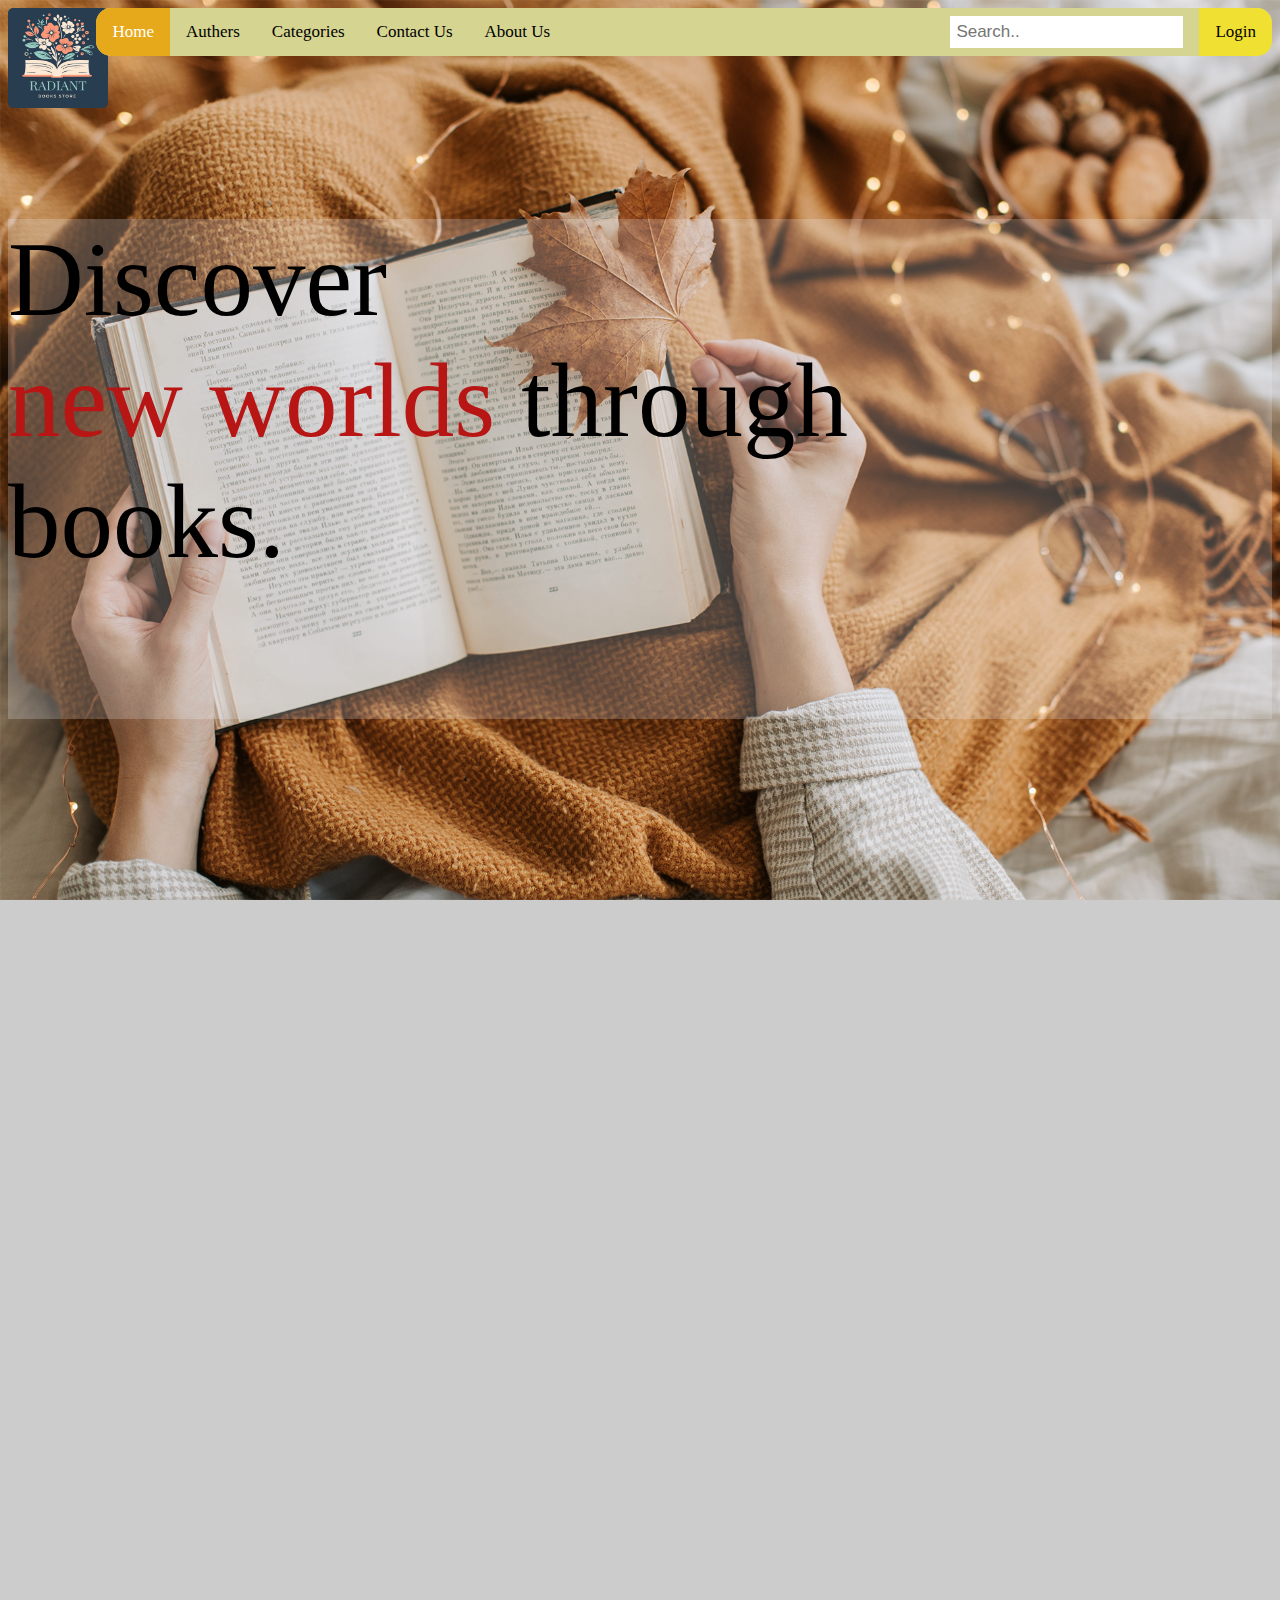
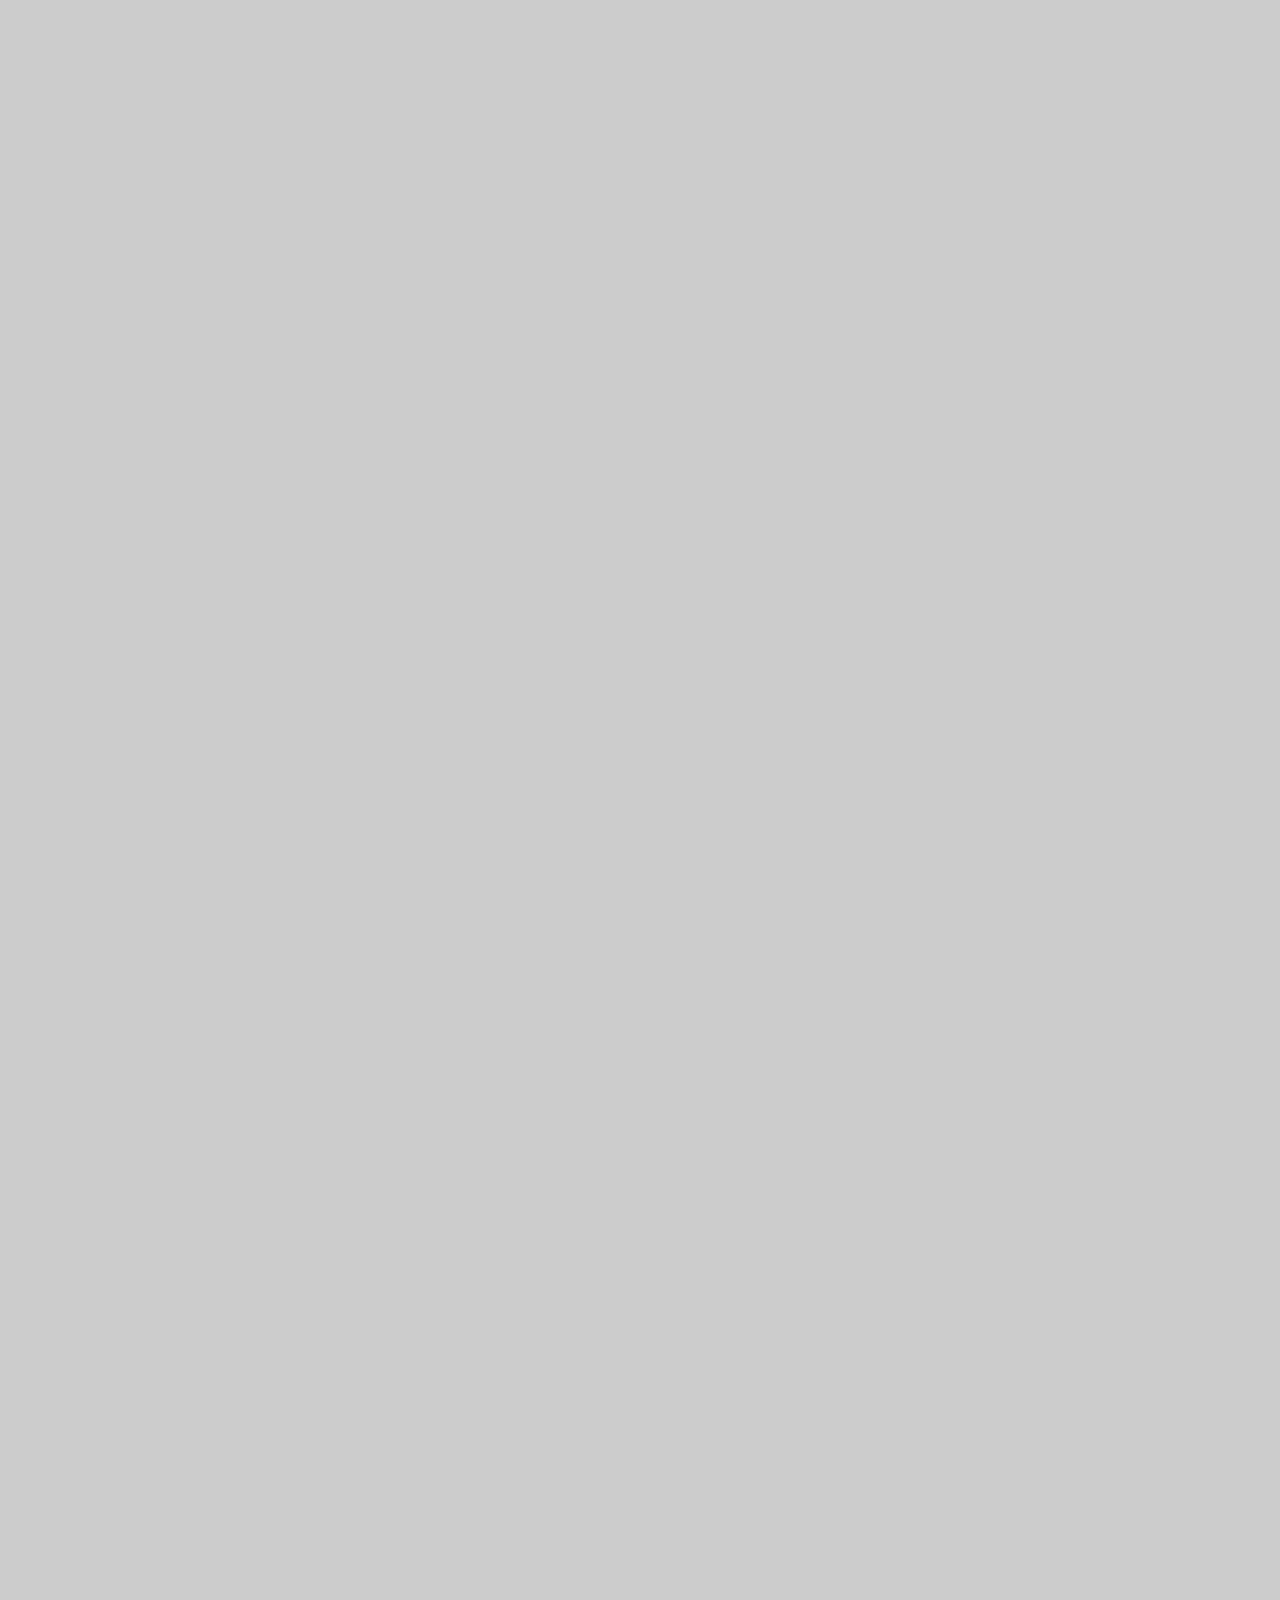
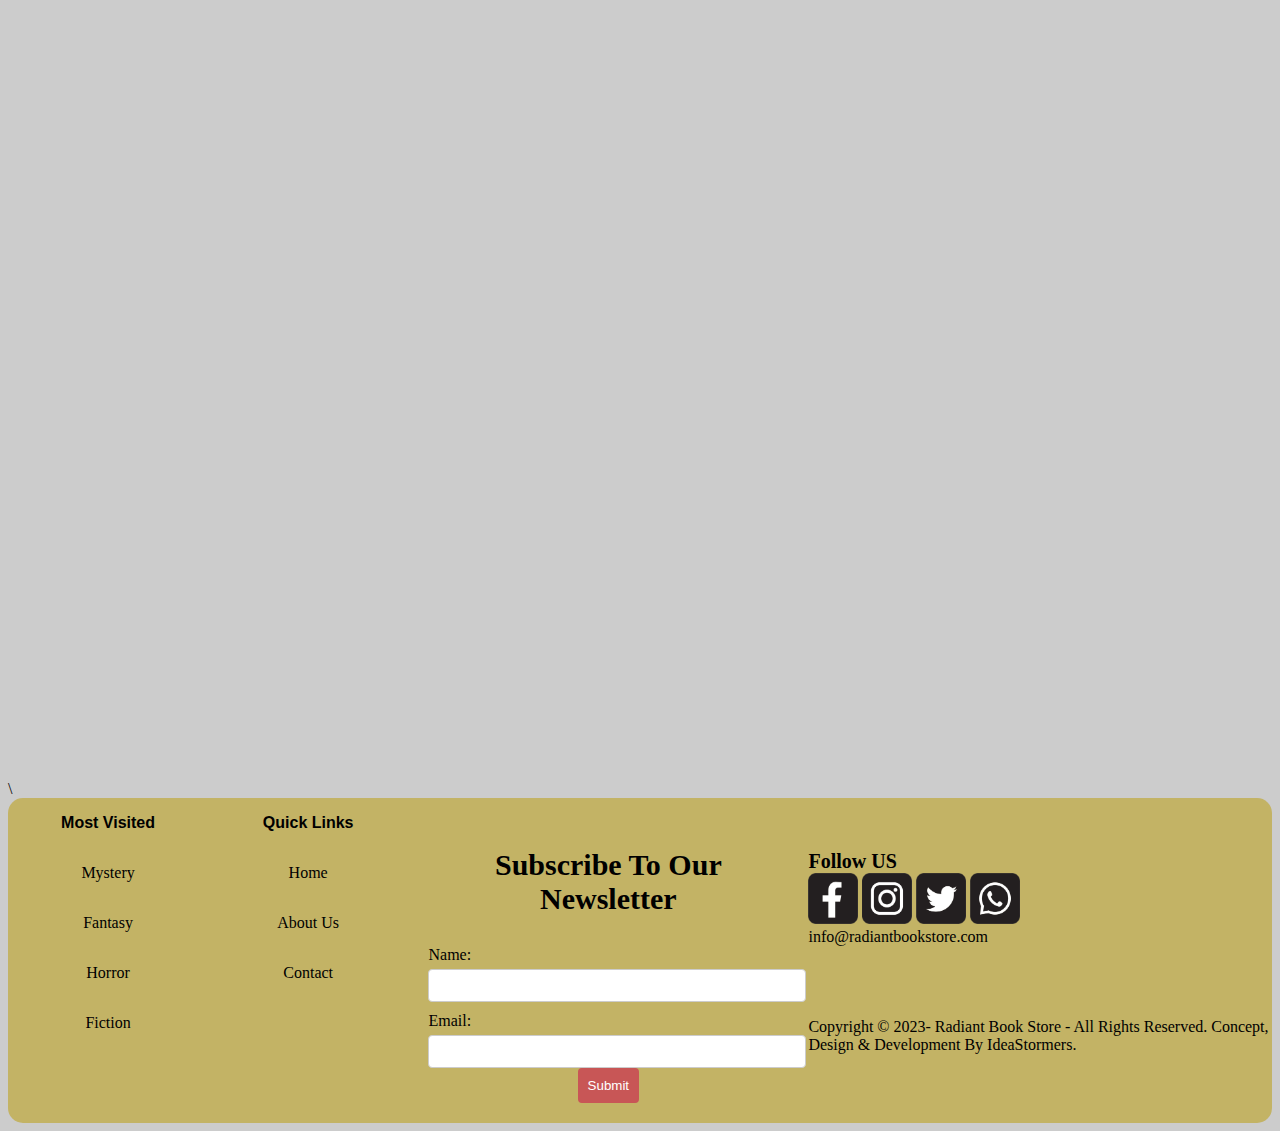
<file: index.html>
<!DOCTYPE html>
<html lang="en">
<head>
    <meta charset="UTF-8">
    <meta name="viewport" content="width=device-width, initial-scale=1.0">
    <title>Radiant Book Store</title>
    <link rel="icon" type="image/x-icon" href="Source/images/logo1.png">
    <link rel="stylesheet" href="Source/css/main.css">
   <link rel="stylesheet" href="Source/css/contactus.css">
   <link rel="stylesheet" href="Source/css/index.css">


  
</head>
<body>

    <!--web page logo-->  
    <div class="topnav_left">
        <a href="index.html"><img class="icon" src="Source/images/logo1.png" width="100" height="100" style="align-items: flex-start;"></a> 
    </div>
    
<!--Top navigation bar-->
<div class="topnav_right">
    <a class="active" href="index.html">Home</a>
    <a href="Source/authers.html">Authers</a>
    <a href="Source/categories.html">Categories</a>
    <a href="Source/contactus.html">Contact Us</a>
    <a href="Source/aboutus.html">About Us</a>
    <a href="Source/login.html" id="login" onclick="f1()" style="float: right; color: rgb(0, 0, 0); background-color: rgb(240, 224, 50);">Login</a>
    <input type="text" placeholder="Search..">
  </div>
  <script src="Source/js/login.js"></script>

  <hr style="width: 100%; visibility: hidden;">


  <!--Main Title-->

  <div class="element-big" style=" background-color: rgba(240, 248, 255, 0.218);">
  <p style="font-size: 105px; font-family: 'Times New Roman', Times, serif;">Discover<br> <span style="color: rgb(184, 21, 21)"> new worlds </span> through <br> books.</p>
</div>


<!--Categories-->
<div class="element-animation"  style="border-radius: 25px; 
background-color: rgba(255, 228, 196, 0.533); ">

<h1 style="text-align: left; font-size: 25px; font-family: cursive;">  &nbsp Featured Categories</h1>


  <div class="container1">
    
 <div class="column">
    <div class="category_container">
      <a href="Source/category-books.html">
        <img src="Source/images/categories/romance1.png" alt="Avatar" class="category_image">
    <div class="category_overlay" style="background-color: rgba(224, 16, 92, 0.589);">
      <div class="category_text">Romance Novels</div>
    </div>
  </a>
    </div>
</div>


<div class="column">
  <div class="category_container">
    <a href="Source/category-books.html">
    <img src="Source/images/categories/mystery1.png" alt="Avatar" class="category_image">
    <div class="category_overlay" style="background-color: rgba(9, 0, 57, 0.578);">
      <div class="category_text">Mystery</div>
    </div>
  </a>
  </div>
</div>

<div class="column">
    <div class="category_container">
      <a href="Source/category-books.html">
      <img src="Source/images/categories/horror1.png" alt="Avatar" class="category_image">
      <div class="category_overlay" style="background-color: rgba(6, 0, 28, 0.573);">
        <div class="category_text">Horror</div>
      </div>
    </a>
    </div>
  </div>

  <div class="column">
    <div class="category_container">
      <a href="Source/category-books.html">
      <img src="Source/images/categories/sifi1.png" alt="Avatar" class="category_image">
      <div class="category_overlay" style="background-color: rgba(0, 92, 49, 0.59);">
        <div class="category_text">Science Fictions</div>
      </div>
    </a>
    </div>
  </div>

  <div class="column">
    <div class="category_container">
      <a href="Source/category-books.html">
      <img src="Source/images/categories/fiction1.png" alt="Avatar" class="category_image">
      <div class="category_overlay" style="background-color: rgba(15, 88, 0, 0.564);">
        <div class="category_text">Fiction</div>
      </div>
    </a>
    </div>
  </div>

  <div class="column">
    <div class="category_container">
      <a href="Source/category-books.html">
      <img src="Source/images/categories/comic1.png" alt="Avatar" class="category_image">
      <div class="category_overlay" style="background-color: rgba(5, 214, 176, 0.56);">
        <div class="category_text">Comic</div>
      </div>
    </a>
    </div>
  </div>
</div>

    <a href="Source/categories.html"><h1 style="text-align: right; font-size: 15px; font-family: cursive;">See all categories</h1></a>
</div>

<div style="margin-bottom: 300px;"></div>

<!--Promo card-->

<div class="element-animation">
    <h1 style="text-align: center; font-size: 35px; color: rgb(218, 3, 3); font-family: 'Times New Roman', Times, serif;">  &nbsp Deals of the Week</h1>
    <div class="promo_container">
        <img src="Source/images/index/got1.png" alt="Snow" style="width:100%">
        <button class="promo_btn">Order Now</button>
      </div>
</div>

<div style="margin-bottom: 300px;"></div>

<!--authors cards-->
<div class="element-animation" style="background-color: rgba(255, 235, 205, 0.349); border-radius: 50px;">

  <h1 style="text-align: left; font-size: 25px; font-family: cursive;">  &nbsp Famous Authors</h1>

<div class="container1"  style=" padding-left: 100px;">

  
  <div class="column">
    <div>
      <a href="Source/author-books .html">
      <img class="auth_image" src="Source/images/authers/rawling1.png">
    <div class="hide">
      <p class="auth_card_title">J. K. Rowling</p>
       <p class="auth_card_text" >Joanne Rowling CH OBE FRSL, best known by her pen name J. K. Rowling, is a British author and philanthropist. She wrote Harry Potter, a seven-volume children's fantasy series published from 1997 to 2007.</p> </div>
      </a>
      </div>
  </div>

  <div class="column">
    <div>
      <a href="Source/author-books .html">
      <img class="auth_image" src="Source/images/authers/stan1.png">
    <div class="hide">
      <p class="auth_card_title">Stan Lee</p>
       <p class="auth_card_text" >Stan Lee was an American comic book writer, editor, publisher, and producer. He rose through the ranks of a family-run business called Timely Comics which would later become Marvel Comics.</p> </div>
      </a>
      </div>
  </div>


  <div class="column">
    <div>
      <a href="Source/author-books .html">
      <img class="auth_image" src="Source/images/authers/meyer1.png">
    <div class="hide">
      <p class="auth_card_title">Stephenie Meyer</p>
       <p class="auth_card_text" >Stephenie Meyer is an American novelist and film producer. She is best known for writing the vampire romance series Twilight, which has sold over 160 million copies, with translations into 37 different languages.</p> </div>
      </a>
    </div>
  </div>


  <div class="column">
    <div>
      <a href="Source/author-books .html">
      <img class="auth_image" src="Source/images/authers/stephan1.png">
    <div class="hide">
      <p class="auth_card_title">Stephen King</p>
       <p class="auth_card_text" >Stephen Edwin King is an American author of horror, supernatural fiction, suspense, crime, science-fiction, and fantasy novels. Described as the "King of Horror", his books have sold more than 350 million copies as of 2006, and many have been adapted into films, television series, miniseries, and comic books.</p> </div>
      </a>
     </div>
  </div>

  <div class="column">
    <div >
      <a href="Source/author-books .html">
      <img class="auth_image" src="Source/images/authers/alastair1.png">
    <div class="hide">
      <p class="auth_card_title">Alastair Reynolds</p>
       <p class="auth_card_text" >Alastair Preston Reynolds is a British science fiction author. He specialises in hard science fiction and space opera. He spent his early years in Cornwall, moved back to Wales before going to Newcastle University, where he studied physics and astronomy. </p> </div>
      </a>
     </div>
  </div>

</div>
<a href="Source/authers.html"><h1 style="text-align: right; font-size: 15px; font-family: cursive;">See all authors</h1></a>
</div>


<!--prormo card 2-->

<div style="margin-bottom: 300px;"></div>

<div class="element-animation">
  <h1 style="text-align: center; font-size: 35px; color: rgb(218, 3, 3); font-family: 'Times New Roman', Times, serif;">  &nbsp Deals of the Week</h1>
  <div class="promo_container">
      <img src="Source/images/index/deals1.png" alt="Snow" style="width:100%">
      <button class="promo_btn">Order Now</button>
    </div>
</div>

<script src="Source/js/index_card_reveal.js"></script>




<div style="margin-bottom: 300px;"></div>
<hr style="width: 100%; visibility: hidden;">
\








<!--Footer-->

<div class="footer">
<div class="footer-column-left">
   <b> <p style="font-family: 'Lucida Sans', 'Lucida Sans Regular', 'Lucida Grande', 'Lucida Sans Unicode', Geneva, Verdana, sans-serif;">Most Visited</p></b>
    <p>Mystery</p>
    <p>Fantasy</p>
    <p>Horror</p>
    <p>Fiction</p>
</div>

<div class="footer-column-middle">
   <b> <p style="font-family: 'Lucida Sans', 'Lucida Sans Regular', 'Lucida Grande', 'Lucida Sans Unicode', Geneva, Verdana, sans-serif;">Quick Links</p></b>
    <a href="index.html"><p>Home</p></a>
   <a href="Source/aboutus.html"> <p>About Us</p></a>
   <a href="Source/contactus.html"> <p>Contact</p> </a>

    
</div>

<div class="footer-column-right" >
   
    <div class="container">
        <p style="font-family: 'Times New Roman', Times, serif; font-size: 30px;"><b>Subscribe To Our Newsletter</p></b> 
    
        <form action="Source/php/newsletter.php" method="post">
            <label class="label" style="background-color: transparent;" for="name">Name:</label>
            <input class="input" type="text" id="name" name="name" required>

            <label class="label" style="background-color: transparent;" for="email">Email:</label>
            <input class="input" type="email" id="email" name="email" required>


            <button style="margin: auto; background-color: rgb(200, 86, 86);" type="submit" value="submit">Submit</button>
        </form>
</div>

</div>






<p><br><br>
    <b style="font-size: 20px;">Follow US </b><br>
    <a href="https://facebook.com"> <img src="Source/images/social_media_icons/facebook.png" alt="facebook" width="50px"></a>
    <a href="https://instergram.com"><img src="Source/images/social_media_icons/instegram.png" alt="instegram" width="50px"></a>
    <a href="https://twitter.com"><img src="Source/images/social_media_icons/twitter.png" alt="twitter" width="50px"></a>
    <a href="https://whatsapp.com"><img src="Source/images/social_media_icons/whatsapp.png" alt="whatsapp" width="50px"></a><br>
    info@radiantbookstore.com <br><br><br><br><br>
    Copyright © 2023- Radiant Book Store - All Rights Reserved. Concept, Design & Development By IdeaStormers.<br>
    </p>

    
</body>
</html>
</file>
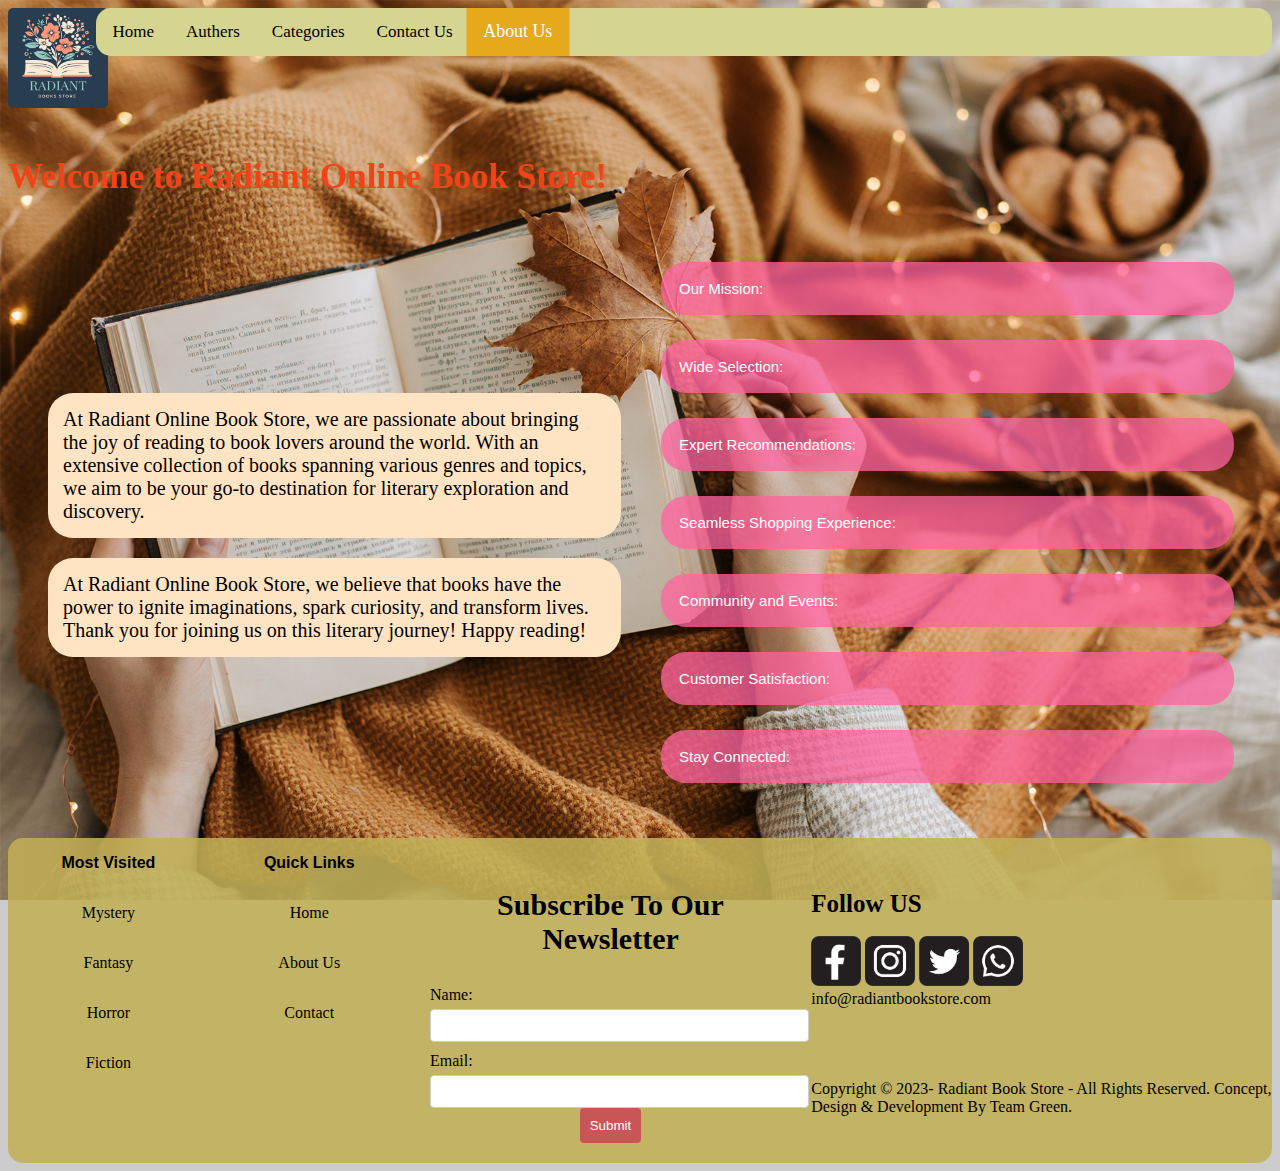
<file: Source/aboutus.html>
<!DOCTYPE html>
<html lang="en">
<head>
    <meta charset="UTF-8">
    <meta name="viewport" content="width=device-width, initial-scale=1.0">
    <title>Radiant Book Store</title>
    <link rel="icon" type="image/x-icon" href="images/logo1.png">
    <link rel="stylesheet" href="css/main.css">
    <link rel="stylesheet" href="css/aboutus.css">
    <link rel="stylesheet" href="css/contactus.css">
    <link href="https://fonts.googleapis.com/css2?family=Sancreek&display=swap" rel="stylesheet">

</head>
<body>

    <!-- webpage logo-->
    <div class="topnav_left">
        <a href="../index.html"><img class="icon" src="images/logo1.png" width="100" height="100" style="align-items: flex-start;"></a> 
    </div>
    
<!--Top navigation bar-->
    <div class="topnav_right">
        <a href="../index.html">Home</a>
        <a href="authers.html">Authers</a>
        <a href="categories.html">Categories</a>
        <a href="contactus.html">Contact Us</a>
        <a class="active"  href="aboutus.html">About Us</a>
        
      </div>
      

      <!--title-->
      <hr style="width: 100%; visibility: hidden;">
    <p class="title" style="background-color: transparent; ">Welcome to Radiant Online Book Store!</p>


      <div class="content-wrapper">
        <div class="top-wrap">
            <div class="top-left">
                <p class="about_p">At Radiant Online Book Store, we are passionate about bringing the joy of reading to book lovers around the world. With an extensive collection of books spanning various genres and topics, we aim to be your go-to destination for literary exploration and discovery.</p>
                <p class="about_p">At Radiant Online Book Store, we believe that books have the power to ignite imaginations, spark curiosity, and transform lives. Thank you for joining us on this literary journey! Happy reading!</p>
            </div>
            <div class="top-right">
                <button type="button" class="collapsible">Our Mission:</button>
                <div class="content">
                <p>Our mission is to inspire and enrich the lives of our customers by providing a diverse selection of books that cater to every interest and age group. We believe in promoting a culture of knowledge and imagination through the power of reading.</p>
                </div>
                <button type="button" class="collapsible">Wide Selection:</button>
                <div class="content">
                <p>At Radiant, we pride ourselves on curating a vast collection of books, from classic literature to contemporary bestsellers, from thrilling mysteries to thought-provoking non-fiction. Whether you are an avid reader or a curious beginner, you'll find something that resonates with you.</p>
                </div>
                <button type="button" class="collapsible">Expert Recommendations:</button>
                <div class="content">
                <p>Our team of passionate readers and book enthusiasts continually reviews and recommends hand-picked titles, ensuring that you have access to the most compelling and captivating reads.
                    </p>
                </div>
                <button type="button" class="collapsible">Seamless Shopping Experience:</button>
                <div class="content">
                    <p>We understand the importance of convenience and efficiency. Our user-friendly website allows you to browse, search, and purchase books with ease. Our secure payment options and swift delivery services ensure you receive your books promptly.</p>
                </div>
                <button type="button" class="collapsible">Community and Events:</button>
                <div class="content">
                    <p>At Radiant Online Book Store, we celebrate the love for books by fostering a vibrant reading community. Join us for book clubs, author events, and engaging discussions to share your passion for literature with like-minded individuals.</p>
                </div>
                <button type="button" class="collapsible">Customer Satisfaction:</button>
                <div class="content">
                    <p>Your satisfaction is our top priority. We strive to provide exceptional customer service, ensuring that your shopping experience is smooth and enjoyable.</p>
                </div>
                <button type="button" class="collapsible">Stay Connected:</button>
                <div class="content">
                    <p>Follow us on social media and subscribe to our newsletter to stay updated on the latest book releases, exclusive offers, and exciting events.</p>

                    <div class="container">
                        
                        <form action="php/newsletter.php" method="post">
                            <label class="label" style="background-color: transparent;" for="name">Name:</label>
                            <input class="input" type="text" id="name" name="name" required>
                
                            <label class="label" style="background-color: transparent;" for="email">Email:</label>
                            <input class="input" type="email" id="email" name="email" required>
                
                
                            <button style="margin: auto; background-color: rgb(32, 142, 65);" type="submit" value="submit">Submit</button>
                        </form>
                        </form>
                    </div>
                </div>
            </div>
        </div>
        <div class="bottom-wrap">
           
        </div>
      </div>
  
<!--Footer-->

<div class="footer">
    <div class="footer-column-left">
       <b> <p style="font-family: 'Lucida Sans', 'Lucida Sans Regular', 'Lucida Grande', 'Lucida Sans Unicode', Geneva, Verdana, sans-serif;">Most Visited</p></b>
        <p>Mystery</p>
        <p>Fantasy</p>
        <p>Horror</p>
        <p>Fiction</p>
    </div>
    
    <div class="footer-column-middle">
       <b> <p style="font-family: 'Lucida Sans', 'Lucida Sans Regular', 'Lucida Grande', 'Lucida Sans Unicode', Geneva, Verdana, sans-serif;">Quick Links</p></b>
        <a href="../index.html"><p>Home</p></a>
       <a href="aboutus.html"> <p>About Us</p></a>
       <a href="contactus.html"> <p>Contact</p> </a>
    
        
    </div>
    
    <div class="footer-column-right" >
       
        <div class="container">
            <p style="font-family: 'Times New Roman', Times, serif; font-size: 30px;"><b>Subscribe To Our Newsletter</p></b> 
        
            <form action="php/newsletter.php" method="post">
                <label class="label" style="background-color: transparent;" for="name">Name:</label>
                <input class="input" type="text" id="name" name="name" required>
    
                <label class="label" style="background-color: transparent;" for="email">Email:</label>
                <input class="input" type="email" id="email" name="email" required>
    
    
                <button style="margin: auto; background-color: rgb(200, 86, 86);" type="submit" value="submit">Submit</button>
            </form>
    </div>
    
    </div>
    
    <p><br><br>
      <b style="font-size: 25px;">Follow US </b><br><br>
      <a href="https://facebook.com"> <img src="images/social_media_icons/facebook.png" alt="facebook" width="50px"></a>
      <a href="https://instergram.com"><img src="images/social_media_icons/instegram.png" alt="instegram" width="50px"></a>
      <a href="https://twitter.com"><img src="images/social_media_icons/twitter.png" alt="twitter" width="50px"></a>
      <a href="https://whatsapp.com"><img src="images/social_media_icons/whatsapp.png" alt="whatsapp" width="50px"></a><br>
      info@radiantbookstore.com <br><br><br><br><br>
      Copyright © 2023- Radiant Book Store - All Rights Reserved. Concept, Design & Development By Team Green.<br>
      </p>
  

<script>
    var coll = document.getElementsByClassName("collapsible");
    var i;
    
    for (i = 0; i < coll.length; i++) {
      coll[i].addEventListener("click", function() {
        this.classList.toggle("active");
        var content = this.nextElementSibling;
        if (content.style.display === "block") {
          content.style.display = "none";
        } else {
          content.style.display = "block";
        }
      });
    }
    </script>
</body>
</html>
</file>
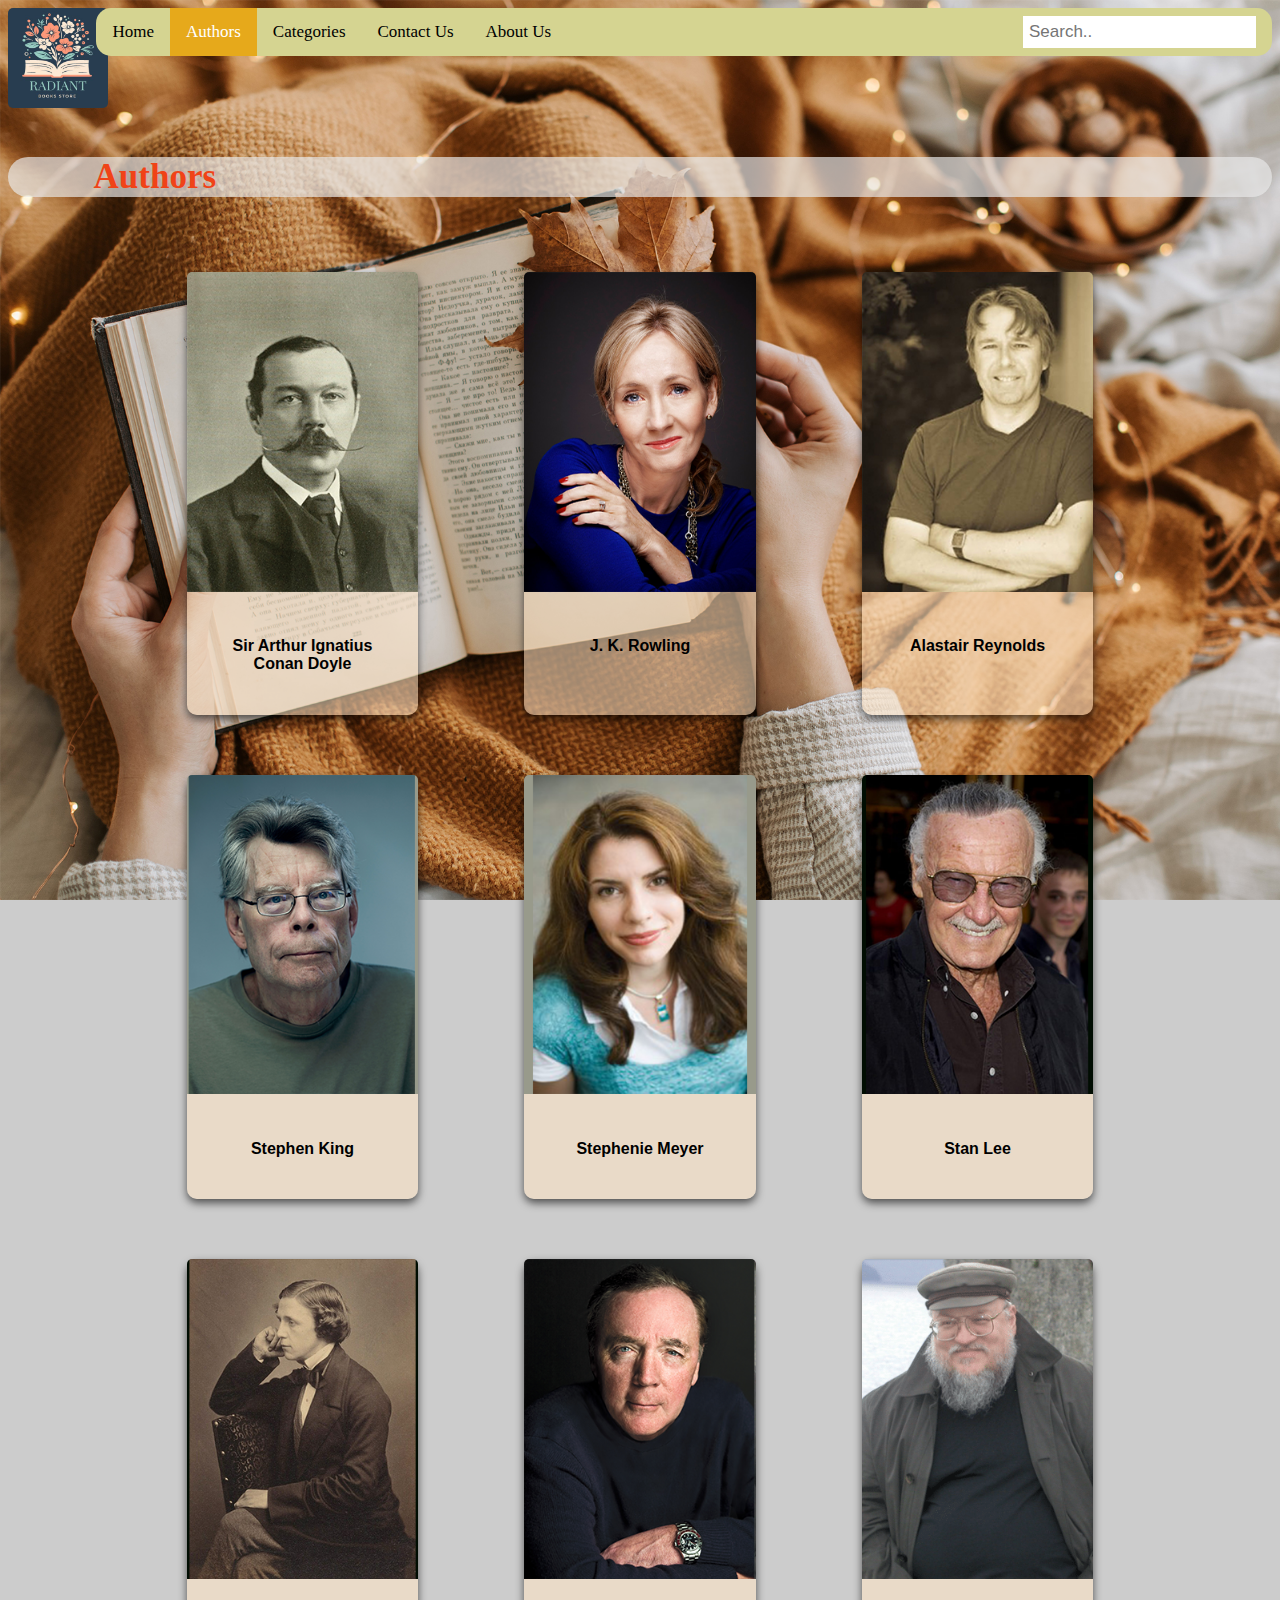
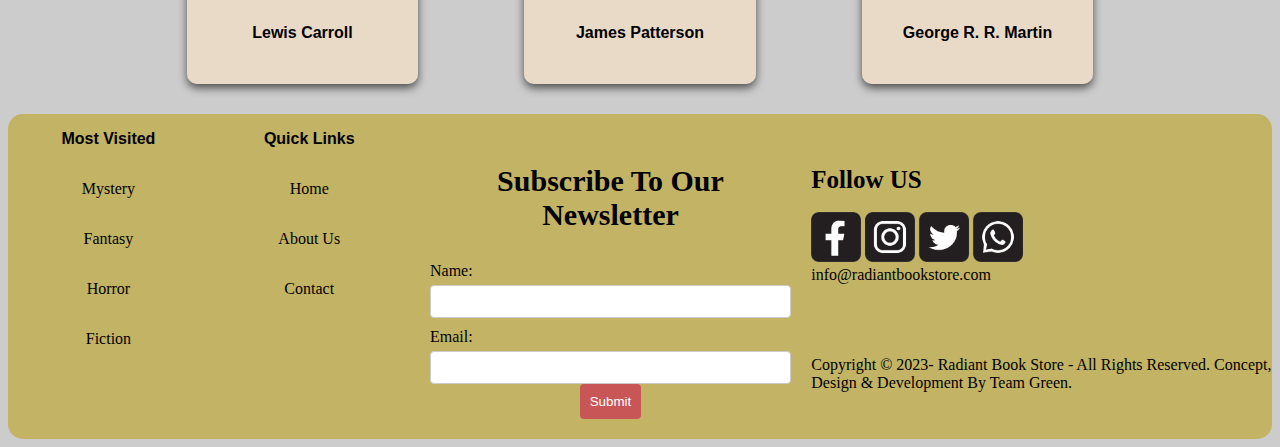
<file: Source/authers.html>
<!DOCTYPE html>
<html lang="en">
<head>
    <meta charset="UTF-8">
    <meta name="viewport" content="width=device-width, initial-scale=1.0">
    <title>Radiant Book Store</title>
    <link rel="icon" type="image/x-icon" href="images/logo1.png">
    <link rel="stylesheet" href="css/main.css">
    <link rel="stylesheet" href="css/categories,authers.css">
    <link rel="stylesheet" href="css/contactus.css">

</head>
<body>

    <!-- webpage logo-->
    <div class="topnav_left">
        <a href="../index.html"><img class="icon" src="images/logo1.png" width="100" height="100" style="align-items: flex-start;"></a> 
    </div>
    
<!--Top navigation bar-->
<div class="topnav_right">
    <a  href="../index.html">Home</a>
    <a class="active" href="authers.html">Authors</a>
    <a href="categories.html">Categories</a>
    <a href="contactus.html">Contact Us</a>
    <a href="aboutus.html">About Us</a>
    <input type="text" placeholder="Search..">
  </div>

      <!--title-->
      <hr style="width: 100%; visibility: hidden;">
      <p class="title">&nbsp; &nbsp; &nbsp; &nbsp; &nbsp; Authors</p>
      <hr style="width: 100%; visibility: hidden;">


      <!--authers cards-->
<!--row 1-->
<div class="container1">
    <div class="column" >
      <div class="card">
        <a href="author-books .html">
        <img class="card_img"  src="images/authers/aurther conan doyle.png" alt="Avatar" style="width:100%">
        <div class="container">
          <h4><b>Sir Arthur Ignatius Conan Doyle</b></h4>
          </div>
      </div></a>
    </div>
  

    <div class="column">
      <div class="card">
        <a href="author-books .html">
        <img class="card_img"  src="images/authers/rawling.png" alt="Avatar" style="width:100%">
        <div class="container">
          <h4><b>J. K. Rowling</b></h4>
          </div>
      </div></a>
    </div>

    
    <div class="column">
      <div class="card">
        <a href="author-books .html">
        <img class="card_img"  src="images/authers/alastair.png" alt="Avatar" style="width:100%">
        <div class="container">
          <h4><b>Alastair Reynolds</b></h4>
          </div>
      </div></a>
    </div>
  
  </div>


<!--row 2-->
  <div class="container1">
    <div class="column" >
      <div class="card">
        <img class="card_img"  src="images/authers/stephan.png" alt="Avatar" style="width:100%">
        <div class="container">
          <h4><b>Stephen King</b></h4>
          </div>
      </div>
    </div>
  

    <div class="column">
      <div class="card">
        <img class="card_img"  src="images/authers/meyer.png" alt="Avatar" style="width:100%">
        <div class="container">
          <h4><b>Stephenie Meyer</b></h4>
          </div>
      </div>
    </div>

    
    <div class="column">
      <div class="card">
        <img class="card_img"  src="images/authers/stan.png" alt="Avatar" style="width:100%">
        <div class="container">
          <h4><b>Stan Lee</b></h4>
          </div>
      </div>
    </div>

    
  </div>
  

  
<!--row 3-->
<div class="container1">
<div class="column" >
<div class="card">
  <img class="card_img"  src="images/authers/lewis.png" alt="Avatar" style="width:100%">
  <div class="container">
    <h4><b>Lewis Carroll</b></h4>
    </div>
</div>
</div>


<div class="column">
<div class="card">
  <img class="card_img"  src="images/authers/james.png" alt="Avatar" style="width:100%">
  <div class="container">
    <h4><b>James Patterson</b></h4>
    </div>
</div>
</div>


<div class="column">
<div class="card">
  <img class="card_img"  src="images/authers/martin.png" alt="Avatar" style="width:100%">
  <div class="container">
    <h4><b>George R. R. Martin</b></h4>
    </div>
</div>
</div>


</div>

   
<!--Footer-->

<div class="footer">
  <div class="footer-column-left">
     <b> <p style="font-family: 'Lucida Sans', 'Lucida Sans Regular', 'Lucida Grande', 'Lucida Sans Unicode', Geneva, Verdana, sans-serif;">Most Visited</p></b>
      <p>Mystery</p>
      <p>Fantasy</p>
      <p>Horror</p>
      <p>Fiction</p>
  </div>
  
  <div class="footer-column-middle">
     <b> <p style="font-family: 'Lucida Sans', 'Lucida Sans Regular', 'Lucida Grande', 'Lucida Sans Unicode', Geneva, Verdana, sans-serif;">Quick Links</p></b>
      <a href="../index.html"><p>Home</p></a>
     <a href="aboutus.html"> <p>About Us</p></a>
     <a href="contactus.html"> <p>Contact</p> </a>
  
      
  </div>
  
  <div class="footer-column-right" >
     
      <div class="container">
          <p style="font-family: 'Times New Roman', Times, serif; font-size: 30px;"><b>Subscribe To Our Newsletter</p></b> 
      
          <form action="php/newsletter.php" method="post">
            <label class="label" style="background-color: transparent;" for="name">Name:</label>
            <input class="input" type="text" id="name" name="name" required>

            <label class="label" style="background-color: transparent;" for="email">Email:</label>
            <input class="input" type="email" id="email" name="email" required>


            <button style="margin: auto; background-color: rgb(200, 86, 86);" type="submit" value="submit">Submit</button>
        </form>
  </div>
  
  </div>
  
  <p><br><br>
    <b style="font-size: 25px;">Follow US </b><br><br>
    <a href="https://facebook.com"> <img src="images/social_media_icons/facebook.png" alt="facebook" width="50px"></a>
    <a href="https://instergram.com"><img src="images/social_media_icons/instegram.png" alt="instegram" width="50px"></a>
    <a href="https://twitter.com"><img src="images/social_media_icons/twitter.png" alt="twitter" width="50px"></a>
    <a href="https://whatsapp.com"><img src="images/social_media_icons/whatsapp.png" alt="whatsapp" width="50px"></a><br>
    info@radiantbookstore.com <br><br><br><br><br>
    Copyright © 2023- Radiant Book Store - All Rights Reserved. Concept, Design & Development By Team Green.<br>
    </p>


</body>
</html>
</file>
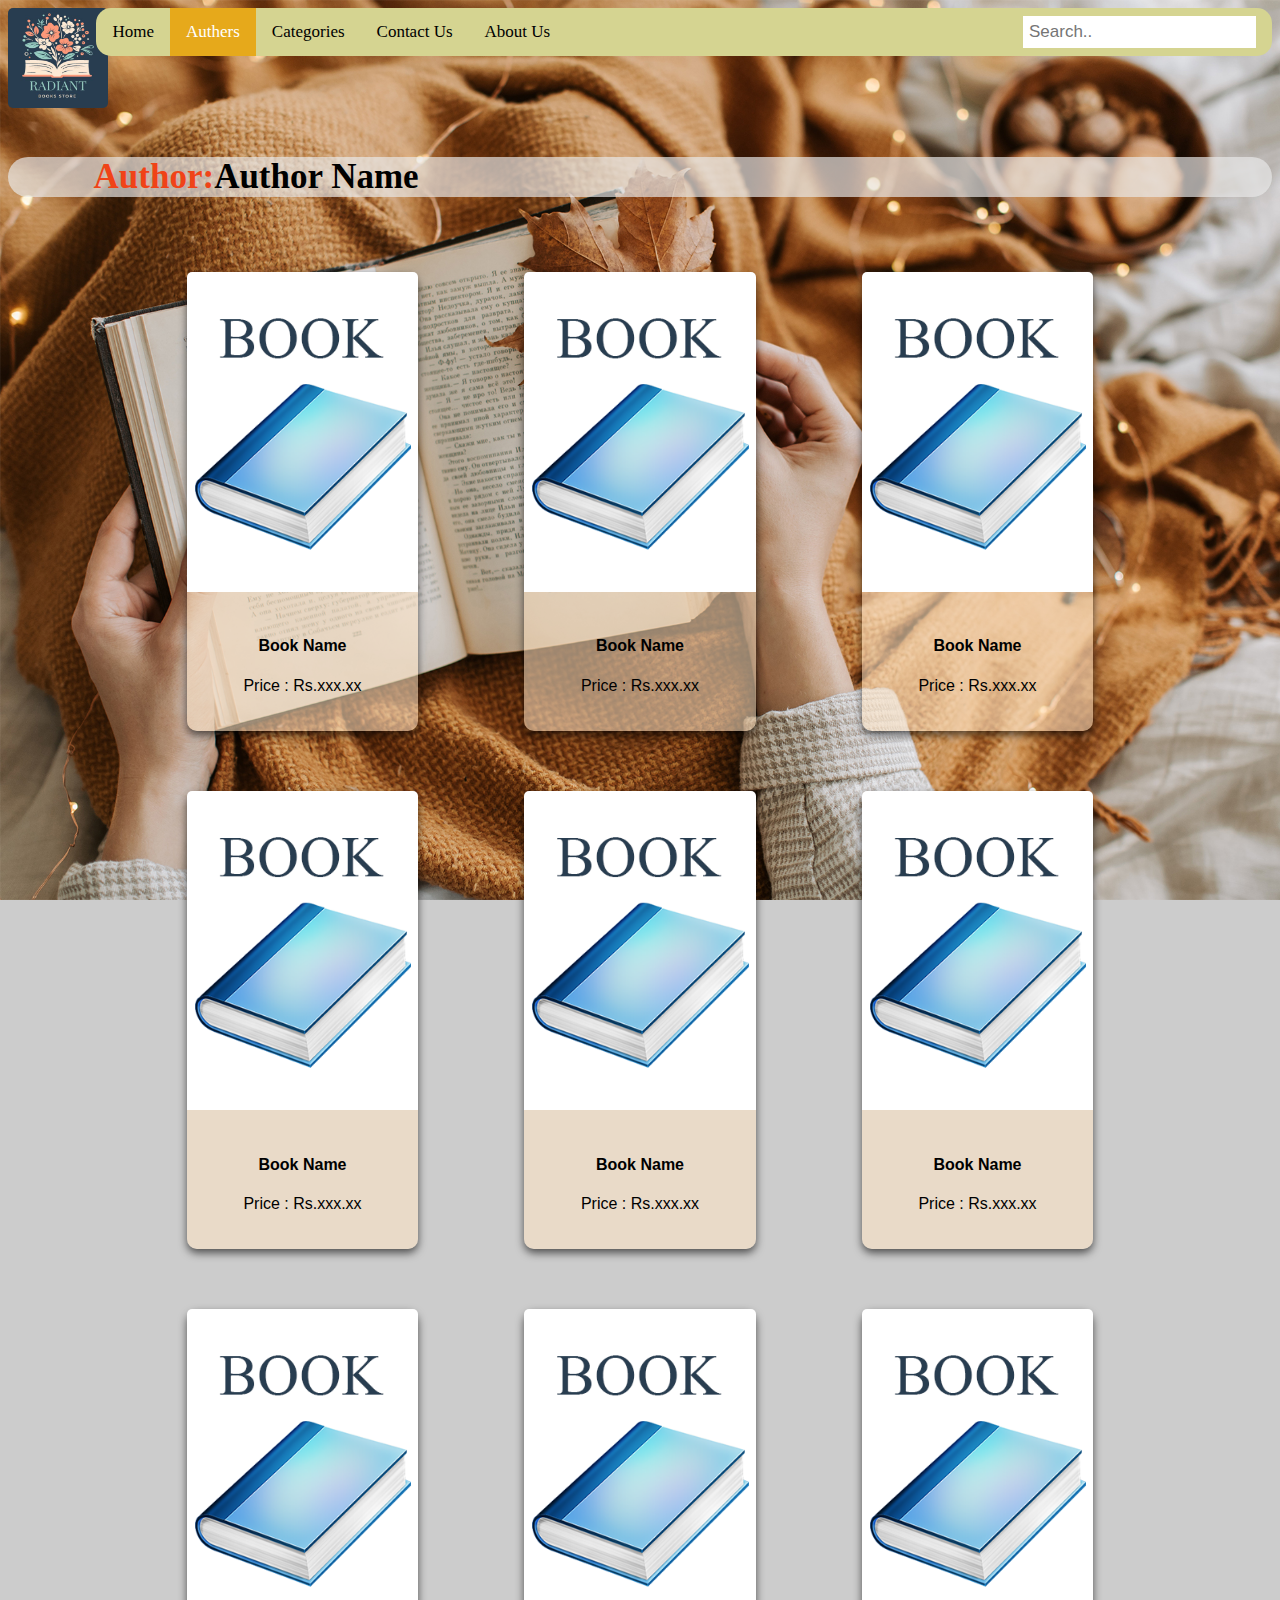
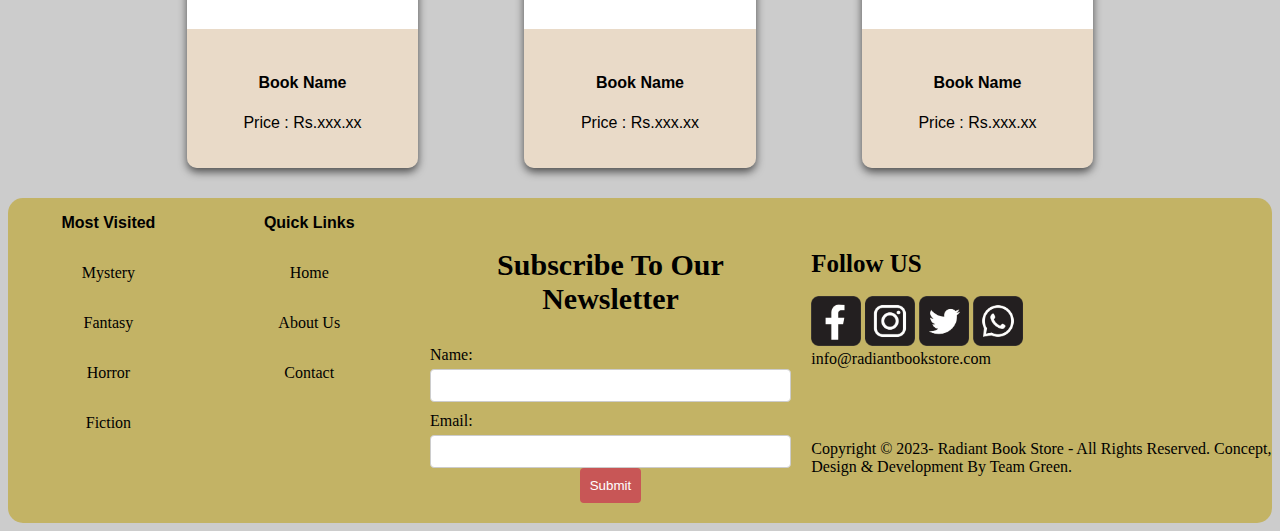
<file: Source/author-books .html>
<!DOCTYPE html>
<html lang="en">
<head>
    <meta charset="UTF-8">
    <meta name="viewport" content="width=device-width, initial-scale=1.0">
    <title>Radiant Book Store</title>
    <link rel="icon" type="image/x-icon" href="images/logo1.png">
    <link rel="stylesheet" href="css/main.css">
    <link rel="stylesheet" href="css/categories,authers.css">
    <link rel="stylesheet" href="css/contactus.css">
    

</head>
<body>

    <!-- webpage logo-->

    <div class="topnav_left">
        <a href="../index.html"><img class="icon" src="images/logo1.png" width="100" height="100" style="align-items: flex-start;"></a> 
    </div>
    
<!--Top navigation bar-->
    <div class="topnav_right">
        <a  href="../index.html">Home</a>
        <a class="active" href="authers.html">Authers</a>
        <a href="categories.html">Categories</a>
        <a href="contactus.html">Contact Us</a>
        <a href="aboutus.html">About Us</a>
        <input type="text" placeholder="Search..">
      </div>
      
      <!--title-->

      <hr style="width: 100%; visibility: hidden;">
      <p class="title">&nbsp; &nbsp; &nbsp; &nbsp; &nbsp; Author:<span style="color: black;" >Author Name </span></p>
      <hr style="width: 100%; visibility: hidden;">



<!--books cards-->
<!--row 1-->
      <div class="container1">
        <div class="column" >
          <div class="card">
            <img class="card_img"  src="images/book1.png" alt="Avatar" style="width:100%">
            <div class="container">
              <h4><b>Book Name</b></h4>
              <p>Price : Rs.xxx.xx</p>
              </div>
          </div>
        </div>
      

        <div class="column">
          <div class="card">
            <img class="card_img"  src="images/book1.png" alt="Avatar" style="width:100%">
            <div class="container">
              <h4><b>Book Name</b></h4>
              <p>Price : Rs.xxx.xx</p>
              </div>
          </div>
        </div>

        
        <div class="column">
          <div class="card">
            <img class="card_img"  src="images/book1.png" alt="Avatar" style="width:100%">
            <div class="container">
              <h4><b>Book Name</b></h4>
              <p>Price : Rs.xxx.xx</p>
              </div>
          </div>
        </div>
      
      </div>


<!--row 2-->
      <div class="container1">
        <div class="column" >
          <div class="card">
            <img class="card_img"  src="images/book1.png" alt="Avatar" style="width:100%">
            <div class="container">
              <h4><b>Book Name</b></h4>
              <p>Price : Rs.xxx.xx</p>
              </div>
          </div>
        </div>
      

        <div class="column">
          <div class="card">
            <img class="card_img" src="images/book1.png" alt="Avatar" style="width:100%">
            <div class="container">
              <h4><b>Book Name</b></h4>
              <p>Price : Rs.xxx.xx</p>
              </div>
          </div>
        </div>

        
        <div class="column">
          <div class="card">
            <img class="card_img" src="images/book1.png" alt="Avatar" style="width:100%">
            <div class="container">
              <h4><b>Book Name</b></h4>
              <p>Price : Rs.xxx.xx</p>
              </div>
          </div>
        </div>

        
      </div>
      

      
<!--row 3-->
<div class="container1">
  <div class="column" >
    <div class="card">
      <img class="card_img"  src="images/book1.png" alt="Avatar" style="width:100%">
      <div class="container">
        <h4><b>Book Name</b></h4>
        <p>Price : Rs.xxx.xx</p>
        </div>
    </div>
  </div>


  <div class="column">
    <div class="card">
      <img class="card_img"  src="images/book1.png" alt="Avatar" style="width:100%">
      <div class="container">
        <h4><b>Book Name</b></h4>
        <p>Price : Rs.xxx.xx</p>
        </div>
    </div>
  </div>

  
  <div class="column">
    <div class="card">
      <img class="card_img"  src="images/book1.png" alt="Avatar" style="width:100%">
      <div class="container">
        <h4><b>Book Name</b></h4>
        <p>Price : Rs.xxx.xx</p>
        </div>
    </div>
  </div>

  
</div>

   
      

          
      
  
<!--Footer-->

<div class="footer">
  <div class="footer-column-left">
     <b> <p style="font-family: 'Lucida Sans', 'Lucida Sans Regular', 'Lucida Grande', 'Lucida Sans Unicode', Geneva, Verdana, sans-serif;">Most Visited</p></b>
      <p>Mystery</p>
      <p>Fantasy</p>
      <p>Horror</p>
      <p>Fiction</p>
  </div>
  
  <div class="footer-column-middle">
     <b> <p style="font-family: 'Lucida Sans', 'Lucida Sans Regular', 'Lucida Grande', 'Lucida Sans Unicode', Geneva, Verdana, sans-serif;">Quick Links</p></b>
      <a href="../index.html"><p>Home</p></a>
     <a href="aboutus.html"> <p>About Us</p></a>
     <a href="contactus.html"> <p>Contact</p> </a>
  
      
  </div>
  
  <div class="footer-column-right" >
     
      <div class="container">
          <p style="font-family: 'Times New Roman', Times, serif; font-size: 30px;"><b>Subscribe To Our Newsletter</p></b> 
      
          <form action="php/newsletter.php" method="post">
            <label class="label" style="background-color: transparent;" for="name">Name:</label>
            <input class="input" type="text" id="name" name="name" required>

            <label class="label" style="background-color: transparent;" for="email">Email:</label>
            <input class="input" type="email" id="email" name="email" required>


            <button style="margin: auto; background-color: rgb(200, 86, 86);" type="submit" value="submit">Submit</button>
        </form>
  </div>
  
  </div>
  
  <p><br><br>
    <b style="font-size: 25px;">Follow US </b><br><br>
    <a href="https://facebook.com"> <img src="images/social_media_icons/facebook.png" alt="facebook" width="50px"></a>
    <a href="https://instergram.com"><img src="images/social_media_icons/instegram.png" alt="instegram" width="50px"></a>
    <a href="https://twitter.com"><img src="images/social_media_icons/twitter.png" alt="twitter" width="50px"></a>
    <a href="https://whatsapp.com"><img src="images/social_media_icons/whatsapp.png" alt="whatsapp" width="50px"></a><br>
    info@radiantbookstore.com <br><br><br><br><br>
    Copyright © 2023- Radiant Book Store - All Rights Reserved. Concept, Design & Development By Team Green.<br>
    </p>

      

   

</body>
</html>
</file>
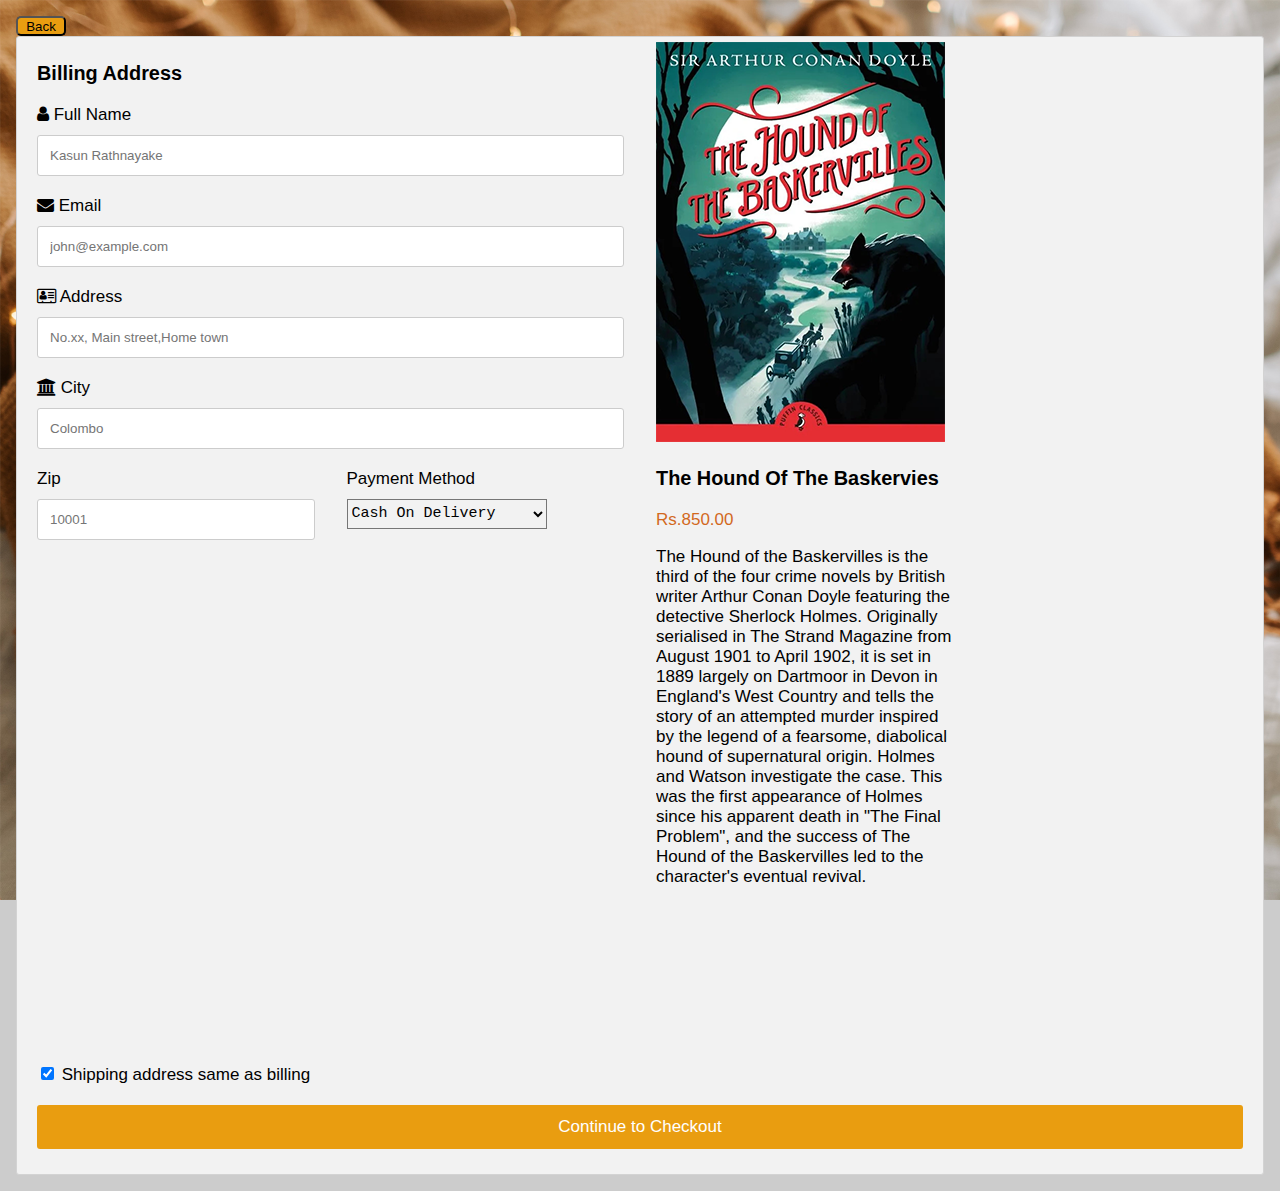
<file: Source/buy.html>
<!DOCTYPE html>
<html>
<head>
<meta name="viewport" content="width=device-width, initial-scale=1">
<link rel="stylesheet" href="https://cdnjs.cloudflare.com/ajax/libs/font-awesome/4.7.0/css/font-awesome.min.css">
<style>
body {
  font-family: Arial;
  font-size: 17px;
  padding: 8px;
  background-image: url("images/background3.jpg");
    background-color: #cccccc;
    background-size: 100%;
    background-repeat: no-repeat;
    background-attachment: fixed;
    background-size: cover;
}

* {
  box-sizing: border-box;
}

.row {
  display: -ms-flexbox; 
  display: flex;
  -ms-flex-wrap: wrap; 
  flex-wrap: wrap;
  margin: 0 -16px;
}

.col-25 {
  -ms-flex: 25%;
  flex: 25%;
}

.col-50 {
  -ms-flex: 50%; 
  flex: 50%;
}

.col-75 {
  -ms-flex: 75%; 
  flex: 75%;
}

.col-25,
.col-50,
.col-75 {
  padding: 0 16px;
}

.container {
  background-color: #f2f2f2;
  padding: 5px 20px 15px 20px;
  border: 1px solid lightgrey;
  border-radius: 3px;
}

input[type=text] {
  width: 100%;
  margin-bottom: 20px;
  padding: 12px;
  border: 1px solid #ccc;
  border-radius: 3px;
}

label {
  margin-bottom: 10px;
  display: block;
}

.icon-container {
  margin-bottom: 20px;
  padding: 7px 0;
  font-size: 24px;
}

.btn {
  background-color: #e99d10;
  color: white;
  padding: 12px;
  margin: 10px 0;
  border: none;
  width: 100%;
  border-radius: 3px;
  cursor: pointer;
  font-size: 17px;
}

.btn:hover {
  background-color: #ddd318;
}

a {
  color: #2196F3;
}

hr {
  border: 1px solid lightgrey;
}

span.price {
  float: right;
  color: grey;
}
.select{
  width: 200px;
  height: 30px;
  font-family: 'Courier New', Courier, monospace;
  font-size: 15px;
  background-color: #f2f2f2;
}

@media (max-width: 800px) {
  .row {
    flex-direction: column-reverse;
  }
  .col-25 {
    margin-bottom: 20px;
  }
}

.bkbtn{
  width: 50px;
  height: 20px;
  border-radius: 5px;
  background-color: #e99d10;

}
.bkbtn:hover{
  background-color: #ddd318;
}
</style>
</head>
<body>
<a href="author-books .html">
<button class="bkbtn">Back</button>
</a>

<div class="row">
  <div class="col-75">
    <div class="container">
      <form action="php/buy.php" method="post">
      
        <div class="row">
          <div class="col-50">
            <h3>Billing Address</h3>
            <label for="fname"><i class="fa fa-user"></i> Full Name</label>
            <input type="text" id="fname" name="firstname" placeholder="Kasun Rathnayake">
            <label for="email"><i class="fa fa-envelope"></i> Email</label>
            <input type="text" id="email" name="email" placeholder="john@example.com">
            <label for="adr"><i class="fa fa-address-card-o"></i> Address</label>
            <input type="text" id="adr" name="address" placeholder="No.xx, Main street,Home town">
            <label for="city"><i class="fa fa-institution"></i> City</label>
            <input type="text" id="city" name="city" placeholder="Colombo">

            <div class="row">
          
              <div class="col-50">
                <label for="zip">Zip</label>
                <input type="text" id="zip" name="zip" placeholder="10001">
              </div>

              <div class="col-50">
                <label for="state">Payment Method</label>
                <select class="select">
                  <option>Cash On Delivery</option>
                  <option>Card Payments</option>
                  <option>Bank Transfers</option>
                </select>
              </div>
            </div>
          </div>

          <div class="col-50">
            <div class="row">
              <div class="col-50">
            <img src="images/books/auther/2.png">
          </div>
          <div class="col-50">
            <h3>The Hound Of The Baskervies</h3>
            <p style="color: chocolate;">Rs.850.00</p>
            <p style="width: 300px; height: 500px; overflow: auto;">
              The Hound of the Baskervilles is the third of the four crime novels by British
               writer Arthur Conan Doyle featuring the detective Sherlock Holmes. Originally
                serialised in The Strand Magazine from August 1901 to April 1902, it is set in 
                1889 largely on Dartmoor in Devon in England's West Country and tells the story 
                of an attempted murder inspired by the legend of a fearsome, diabolical hound of 
                supernatural origin. Holmes and Watson investigate the case. This was the first 
                appearance of Holmes since his apparent death in "The Final Problem", and the
                 success of The Hound of the Baskervilles led to the character's eventual revival.
            </p>
          </div>
          </div>
          </div> 
          
        </div>
        <label>
          <input type="checkbox" checked="checked" name="sameadr"> Shipping address same as billing
        </label>
        <input class="btn" type="submit" value="Continue to Checkout" >
      </form>
    </div>
  </div>
  
</div>

</body>
</html>
</file>
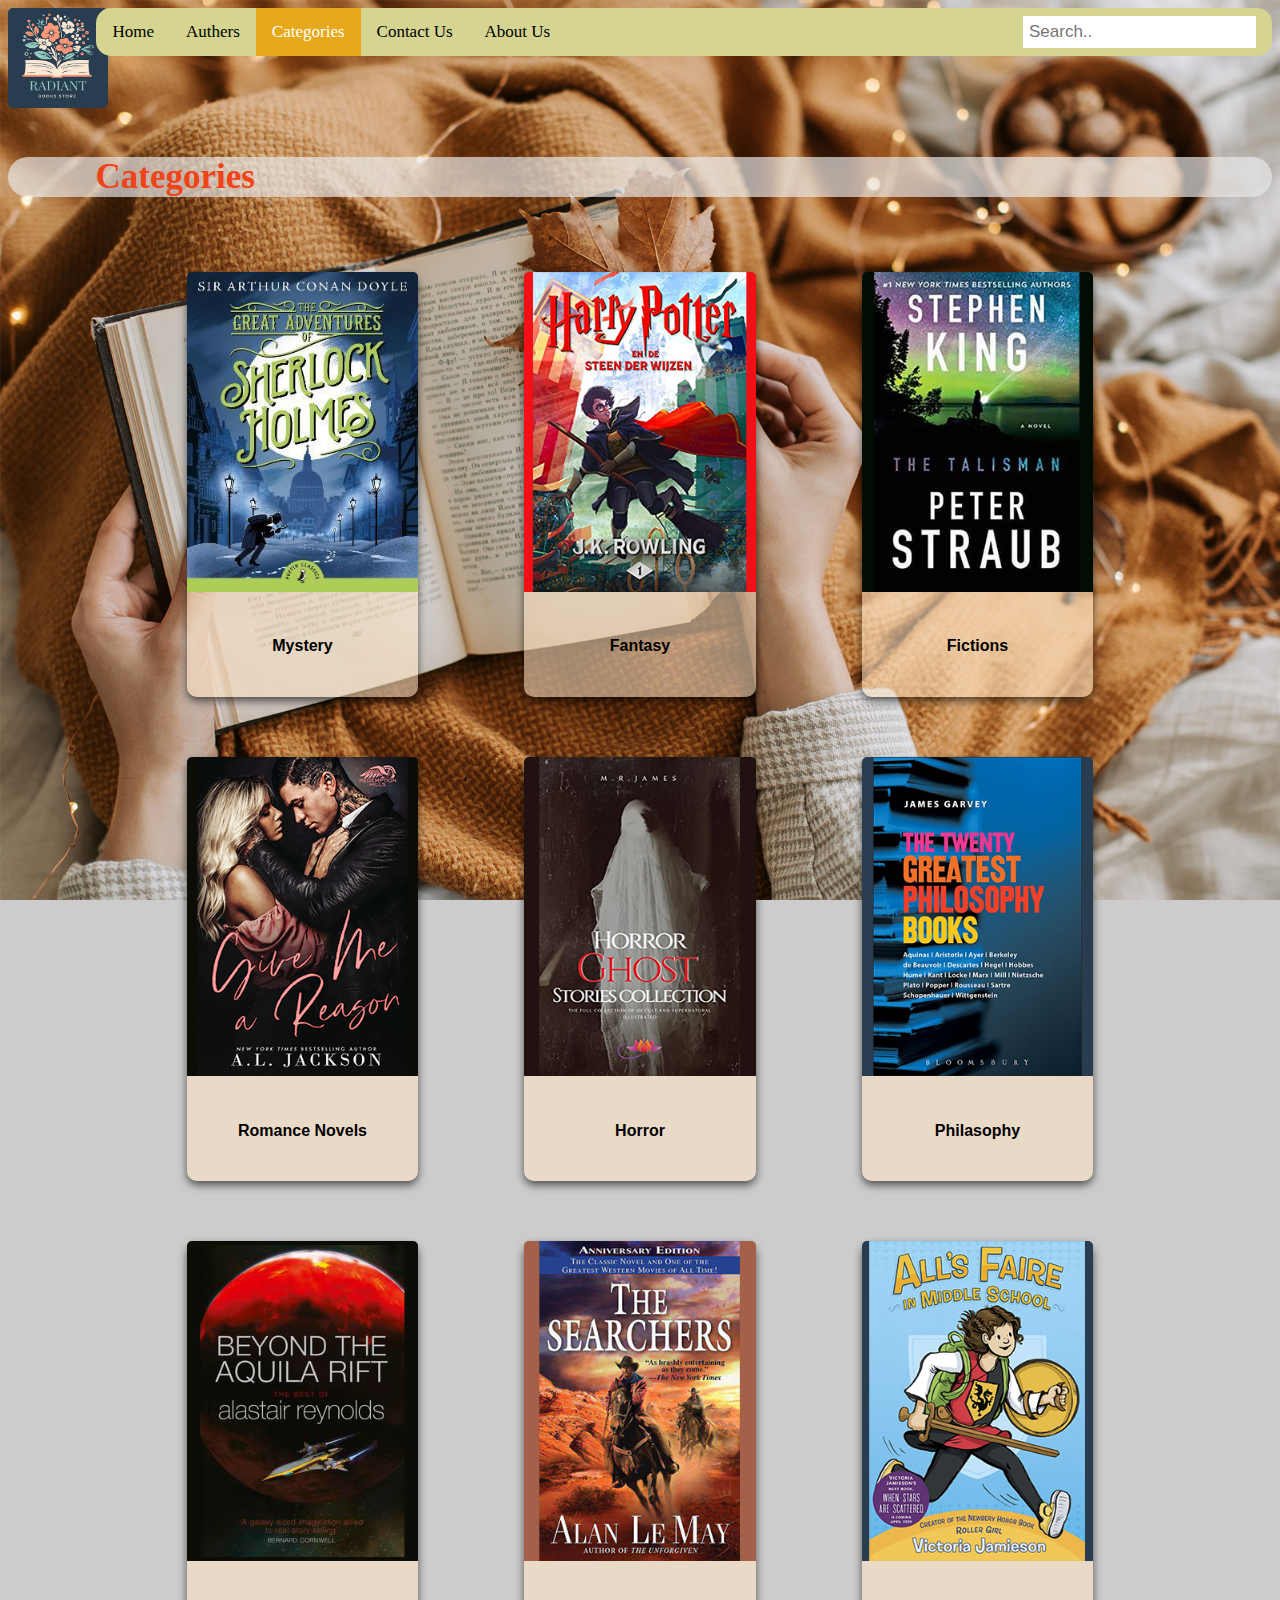
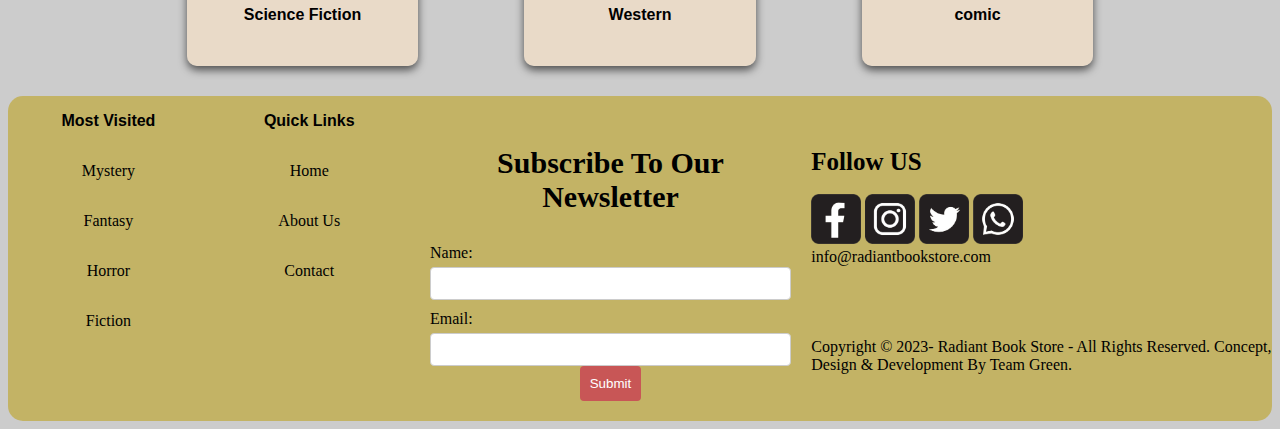
<file: Source/categories.html>
<!DOCTYPE html>
<html lang="en">
<head>
    <meta charset="UTF-8">
    <meta name="viewport" content="width=device-width, initial-scale=1.0">
    <title>Radiant Book Store</title>
    <link rel="icon" type="image/x-icon" href="images/logo1.png">
    <link rel="stylesheet" href="css/main.css">
    <link rel="stylesheet" href="css/categories,authers.css">
    <link rel="stylesheet" href="css/contactus.css">
    

</head>
<body>

    <!-- webpage logo-->

    <div class="topnav_left">
        <a href="../index.html"><img class="icon" src="images/logo1.png" width="100" height="100" style="align-items: flex-start;"></a> 
    </div>
    
<!--Top navigation bar-->
    <div class="topnav_right">
        <a  href="../index.html">Home</a>
        <a href="authers.html">Authers</a>
        <a class="active" href="categories.html">Categories</a>
        <a href="contactus.html">Contact Us</a>
        <a href="aboutus.html">About Us</a>
        <input type="text" placeholder="Search..">
      </div>
      
      <!--title-->

      <hr style="width: 100%; visibility: hidden;">
      <p class="title">&nbsp; &nbsp; &nbsp; &nbsp; &nbsp; Categories</p>
      <hr style="width: 100%; visibility: hidden;">



<!--category cards-->
<!--row 1-->
      <div class="container1">
        <div class="column" >
          <div class="card">
            <a href="category-books.html">
            <img class="card_img"  src="images/categories/mystry.jpg" alt="Avatar" style="width:100%">
            <div class="container">
              <h4><b>Mystery</b></h4>
              </div>
            </a>
          </div>
        </div>
      

        <div class="column">
          <div class="card">
            <a href="category-books.html">
            <img class="card_img"  src="images/categories/fantasy.png" alt="Avatar" style="width:100%">
            <div class="container">
              <h4><b>Fantasy</b></h4>
              </div>
            </a>
          </div>
        </div>

        
        <div class="column">
          <div class="card">
            <a href="category-books.html">
            <img class="card_img"  src="images/categories/fiction.png" alt="Avatar" style="width:100%">
            <div class="container">
              <h4><b>Fictions</b></h4>
              </div>
            </a>
          </div>
        </div>
      
      </div>


<!--row 2-->
      <div class="container1">
        <div class="column" >
          <div class="card">
            <img class="card_img"  src="images/categories/romance.png" alt="Avatar" style="width:100%">
            <div class="container">
              <h4><b>Romance Novels</b></h4>
              </div>
          </div>
        </div>
      

        <div class="column">
          <div class="card">
            <img class="card_img" src="images/categories/horror.png" alt="Avatar" style="width:100%">
            <div class="container">
              <h4><b>Horror</b></h4>
              </div>
          </div>
        </div>

        
        <div class="column">
          <div class="card">
            <img class="card_img" src="images/categories/philosophy.png" alt="Avatar" style="width:100%">
            <div class="container">
              <h4><b>Philasophy</b></h4>
              </div>
          </div>
        </div>

        
      </div>
      

      
<!--row 3-->
<div class="container1">
  <div class="column" >
    <div class="card">
      <img class="card_img"  src="images/categories/sifi.png" alt="Avatar" style="width:100%">
      <div class="container">
        <h4><b>Science Fiction</b></h4>
        </div>
    </div>
  </div>


  <div class="column">
    <div class="card">
      <img class="card_img"  src="images/categories/western.png" alt="Avatar" style="width:100%">
      <div class="container">
        <h4><b>Western</b></h4>
        </div>
    </div>
  </div>

  
  <div class="column">
    <div class="card">
      <img class="card_img"  src="images/categories/comic.png" alt="Avatar" style="width:100%">
      <div class="container">
        <h4><b>comic</b></h4>
        </div>
    </div>
  </div>

  
</div>

   
      

          
      
  
<!--Footer-->

<div class="footer">
  <div class="footer-column-left">
     <b> <p style="font-family: 'Lucida Sans', 'Lucida Sans Regular', 'Lucida Grande', 'Lucida Sans Unicode', Geneva, Verdana, sans-serif;">Most Visited</p></b>
      <p>Mystery</p>
      <p>Fantasy</p>
      <p>Horror</p>
      <p>Fiction</p>
  </div>
  
  <div class="footer-column-middle">
     <b> <p style="font-family: 'Lucida Sans', 'Lucida Sans Regular', 'Lucida Grande', 'Lucida Sans Unicode', Geneva, Verdana, sans-serif;">Quick Links</p></b>
      <a href="../index.html"><p>Home</p></a>
     <a href="aboutus.html"> <p>About Us</p></a>
     <a href="contactus.html"> <p>Contact</p> </a>
  
      
  </div>
  
  <div class="footer-column-right" >
     
      <div class="container">
          <p style="font-family: 'Times New Roman', Times, serif; font-size: 30px;"><b>Subscribe To Our Newsletter</p></b> 
      
          <form action="php/newsletter.php" method="post">
            <label class="label" style="background-color: transparent;" for="name">Name:</label>
            <input class="input" type="text" id="name" name="name" required>

            <label class="label" style="background-color: transparent;" for="email">Email:</label>
            <input class="input" type="email" id="email" name="email" required>


            <button style="margin: auto; background-color: rgb(200, 86, 86);" type="submit" value="submit">Submit</button>
        </form>
  </div>
  
  </div>
  
  <p><br><br>
    <b style="font-size: 25px;">Follow US </b><br><br>
    <a href="https://facebook.com"> <img src="images/social_media_icons/facebook.png" alt="facebook" width="50px"></a>
    <a href="https://instergram.com"><img src="images/social_media_icons/instegram.png" alt="instegram" width="50px"></a>
    <a href="https://twitter.com"><img src="images/social_media_icons/twitter.png" alt="twitter" width="50px"></a>
    <a href="https://whatsapp.com"><img src="images/social_media_icons/whatsapp.png" alt="whatsapp" width="50px"></a><br>
    info@radiantbookstore.com <br><br><br><br><br>
    Copyright © 2023- Radiant Book Store - All Rights Reserved. Concept, Design & Development By Team Green.<br>
    </p>

      

   

</body>
</html>
</file>
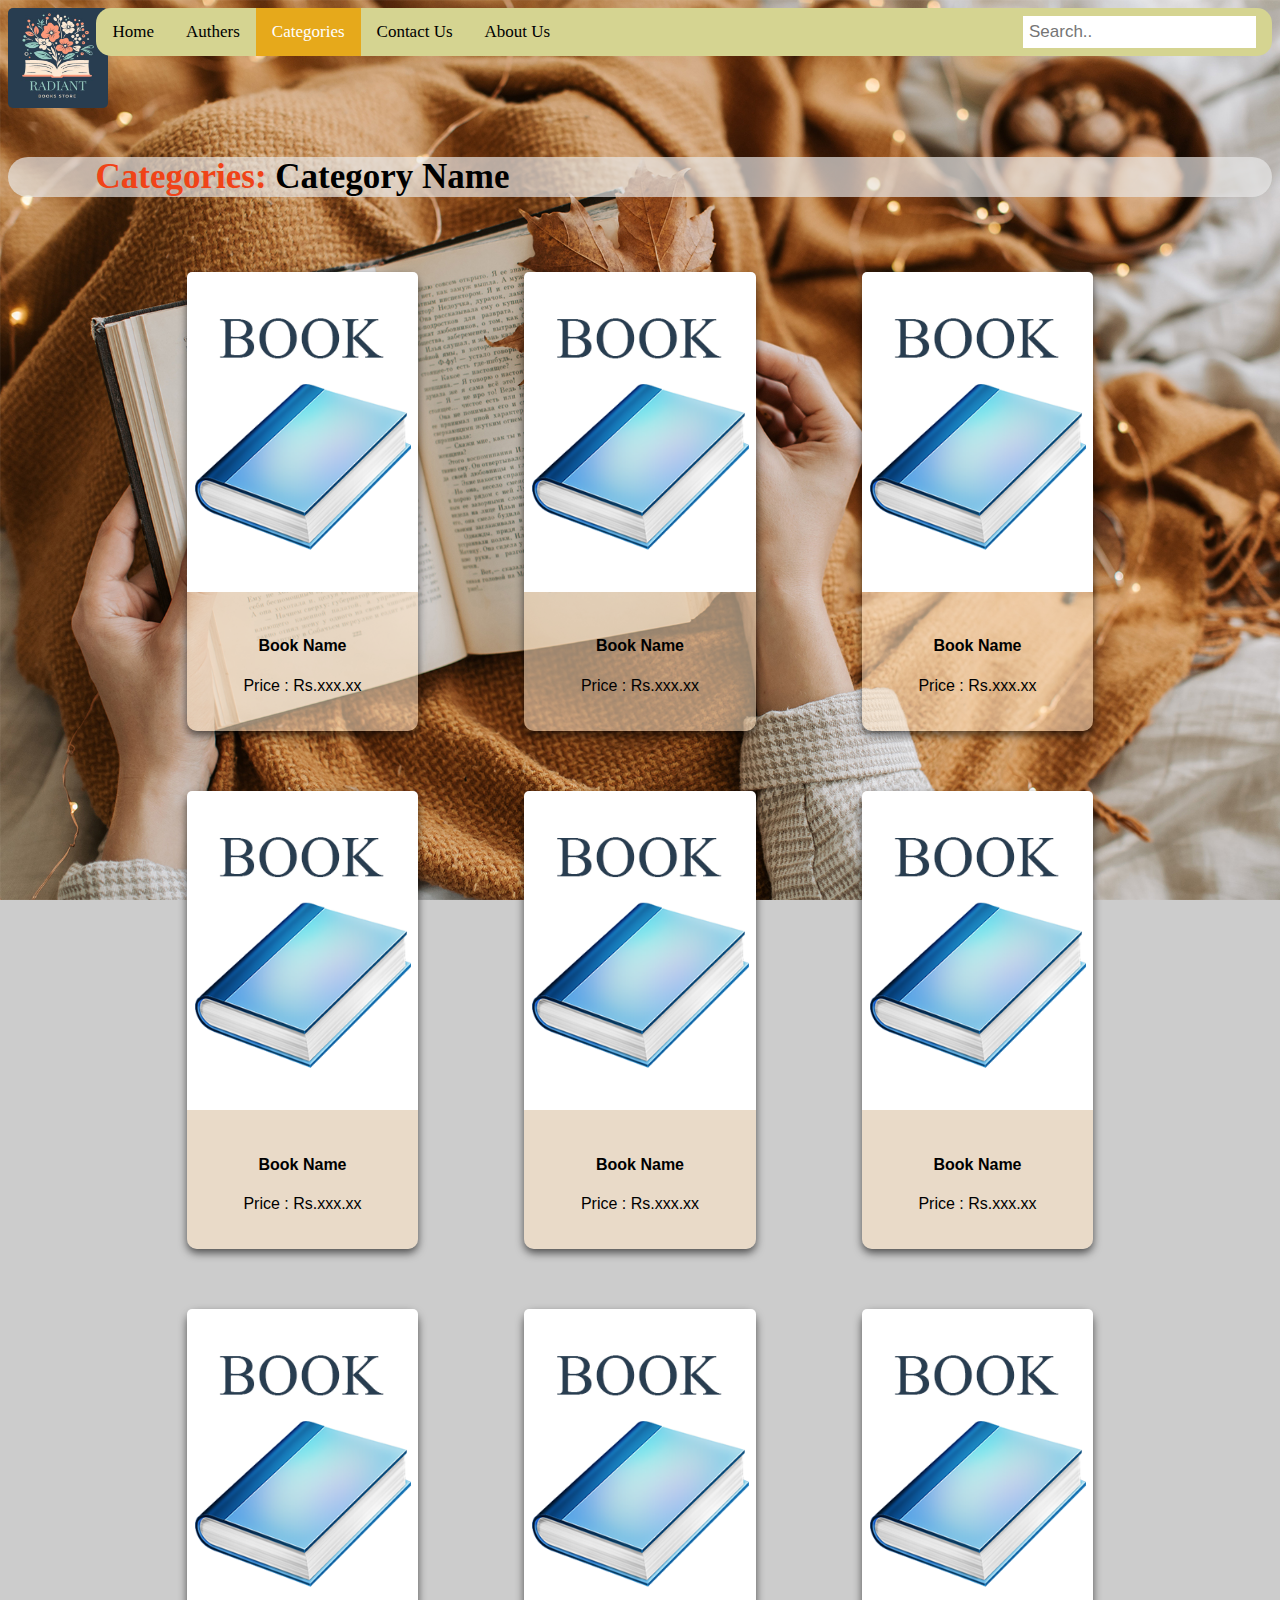
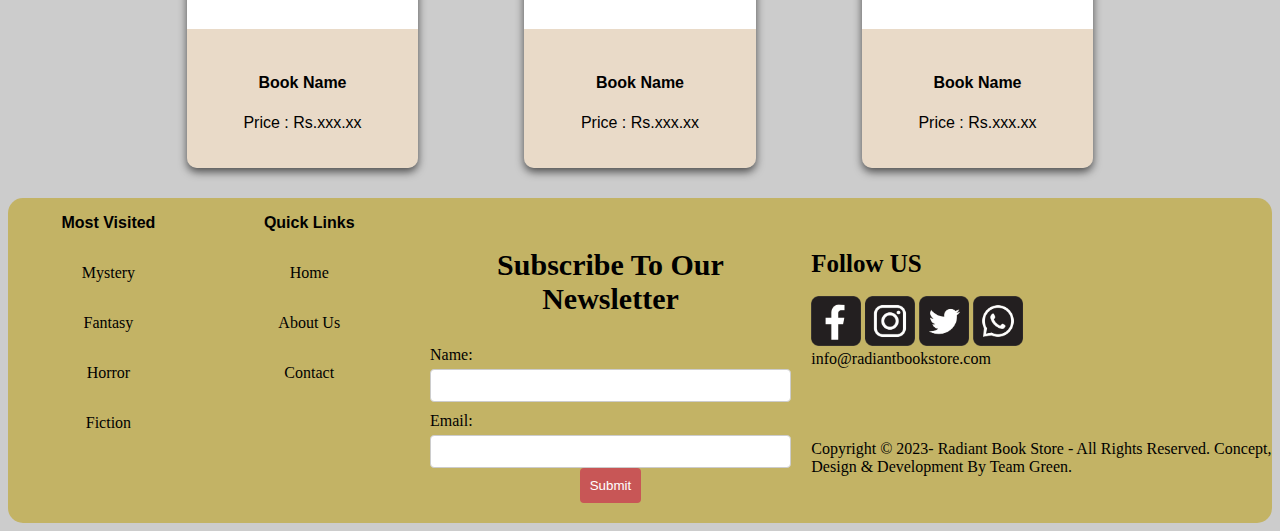
<file: Source/category-books.html>
<!DOCTYPE html>
<html lang="en">
<head>
    <meta charset="UTF-8">
    <meta name="viewport" content="width=device-width, initial-scale=1.0">
    <title>Radiant Book Store</title>
    <link rel="icon" type="image/x-icon" href="images/logo1.png">
    <link rel="stylesheet" href="css/main.css">
    <link rel="stylesheet" href="css/categories,authers.css">
    <link rel="stylesheet" href="css/contactus.css">
    

</head>
<body>

    <!-- webpage logo-->

    <div class="topnav_left">
        <a href="../index.html"><img class="icon" src="images/logo1.png" width="100" height="100" style="align-items: flex-start;"></a> 
    </div>
    
<!--Top navigation bar-->
    <div class="topnav_right">
        <a  href="../index.html">Home</a>
        <a href="authers.html">Authers</a>
        <a class="active" href="categories.html">Categories</a>
        <a href="contactus.html">Contact Us</a>
        <a href="aboutus.html">About Us</a>
        <input type="text" placeholder="Search..">
      </div>
      
      <!--title-->

      <hr style="width: 100%; visibility: hidden;">
      <p class="title">&nbsp; &nbsp; &nbsp; &nbsp; &nbsp; Categories: <span style="color: black;" >Category Name </span></p>
      <hr style="width: 100%; visibility: hidden;">



<!--books cards-->
<!--row 1-->
      <div class="container1">
        <div class="column" >
          <div class="card">
            <img class="card_img"  src="images/book1.png" alt="Avatar" style="width:100%">
            <div class="container">
              <h4><b>Book Name</b></h4>
              <p>Price : Rs.xxx.xx</p>
              </div>
          </div>
        </div>
      

        <div class="column">
          <div class="card">
            <img class="card_img"  src="images/book1.png" alt="Avatar" style="width:100%">
            <div class="container">
              <h4><b>Book Name</b></h4>
              <p>Price : Rs.xxx.xx</p>
              </div>
          </div>
        </div>

        
        <div class="column">
          <div class="card">
            <img class="card_img"  src="images/book1.png" alt="Avatar" style="width:100%">
            <div class="container">
              <h4><b>Book Name</b></h4>
              <p>Price : Rs.xxx.xx</p>
              </div>
          </div>
        </div>
      
      </div>


<!--row 2-->
      <div class="container1">
        <div class="column" >
          <div class="card">
            <img class="card_img"  src="images/book1.png" alt="Avatar" style="width:100%">
            <div class="container">
              <h4><b>Book Name</b></h4>
              <p>Price : Rs.xxx.xx</p>
              </div>
          </div>
        </div>
      

        <div class="column">
          <div class="card">
            <img class="card_img" src="images/book1.png" alt="Avatar" style="width:100%">
            <div class="container">
              <h4><b>Book Name</b></h4>
              <p>Price : Rs.xxx.xx</p>
              </div>
          </div>
        </div>

        
        <div class="column">
          <div class="card">
            <img class="card_img" src="images/book1.png" alt="Avatar" style="width:100%">
            <div class="container">
              <h4><b>Book Name</b></h4>
              <p>Price : Rs.xxx.xx</p>
              </div>
          </div>
        </div>

        
      </div>
      

      
<!--row 3-->
<div class="container1">
  <div class="column" >
    <div class="card">
      <img class="card_img"  src="images/book1.png" alt="Avatar" style="width:100%">
      <div class="container">
        <h4><b>Book Name</b></h4>
        <p>Price : Rs.xxx.xx</p>
        </div>
    </div>
  </div>


  <div class="column">
    <div class="card">
      <img class="card_img"  src="images/book1.png" alt="Avatar" style="width:100%">
      <div class="container">
        <h4><b>Book Name</b></h4>
        <p>Price : Rs.xxx.xx</p>
        </div>
    </div>
  </div>

  
  <div class="column">
    <div class="card">
      <img class="card_img"  src="images/book1.png" alt="Avatar" style="width:100%">
      <div class="container">
        <h4><b>Book Name</b></h4>
        <p>Price : Rs.xxx.xx</p>
        </div>
    </div>
  </div>

  
</div>

   
      

          
      
  
<!--Footer-->

<div class="footer">
  <div class="footer-column-left">
     <b> <p style="font-family: 'Lucida Sans', 'Lucida Sans Regular', 'Lucida Grande', 'Lucida Sans Unicode', Geneva, Verdana, sans-serif;">Most Visited</p></b>
      <p>Mystery</p>
      <p>Fantasy</p>
      <p>Horror</p>
      <p>Fiction</p>
  </div>
  
  <div class="footer-column-middle">
     <b> <p style="font-family: 'Lucida Sans', 'Lucida Sans Regular', 'Lucida Grande', 'Lucida Sans Unicode', Geneva, Verdana, sans-serif;">Quick Links</p></b>
      <a href="../index.html"><p>Home</p></a>
     <a href="aboutus.html"> <p>About Us</p></a>
     <a href="contactus.html"> <p>Contact</p> </a>
  
      
  </div>
  
  <div class="footer-column-right" >
     
      <div class="container">
          <p style="font-family: 'Times New Roman', Times, serif; font-size: 30px;"><b>Subscribe To Our Newsletter</p></b> 
      
          <form action="php/newsletter.php" method="post">
            <label class="label" style="background-color: transparent;" for="name">Name:</label>
            <input class="input" type="text" id="name" name="name" required>

            <label class="label" style="background-color: transparent;" for="email">Email:</label>
            <input class="input" type="email" id="email" name="email" required>


            <button style="margin: auto; background-color: rgb(200, 86, 86);" type="submit" value="submit">Submit</button>
        </form>
  </div>
  
  </div>
  
  <p><br><br>
    <b style="font-size: 25px;">Follow US </b><br><br>
    <a href="https://facebook.com"> <img src="images/social_media_icons/facebook.png" alt="facebook" width="50px"></a>
    <a href="https://instergram.com"><img src="images/social_media_icons/instegram.png" alt="instegram" width="50px"></a>
    <a href="https://twitter.com"><img src="images/social_media_icons/twitter.png" alt="twitter" width="50px"></a>
    <a href="https://whatsapp.com"><img src="images/social_media_icons/whatsapp.png" alt="whatsapp" width="50px"></a><br>
    info@radiantbookstore.com <br><br><br><br><br>
    Copyright © 2023- Radiant Book Store - All Rights Reserved. Concept, Design & Development By Team Green.<br>
    </p>

      

   

</body>
</html>
</file>
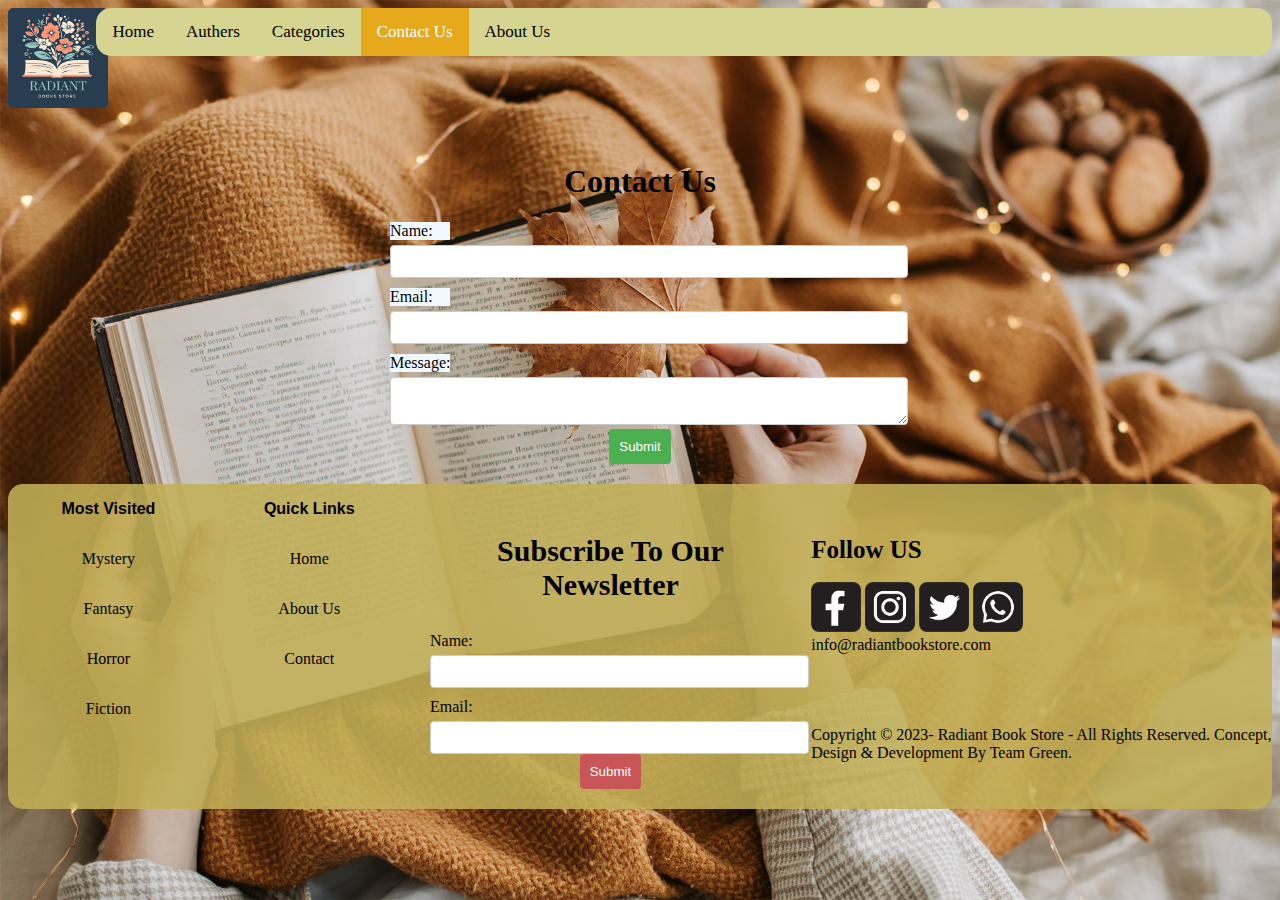
<file: Source/contactus.html>
<!DOCTYPE html>
<html lang="en">
<head>
    <meta charset="UTF-8">
    <meta name="viewport" content="width=device-width, initial-scale=1.0">
    <title>Radiant Book Store</title>
    <link rel="icon" type="image/x-icon" href="images/logo1.png">
    <link rel="stylesheet" href="css/main.css">
    <link rel="stylesheet" href="css/contactus.css">

</head>
<body>

    <!-- webpage logo-->

    <div class="topnav_left">
        <a href="../index.html"><img class="icon" src="images/logo1.png" width="100" height="100" style="align-items: flex-start;"></a> 
    </div>
    
<!--Top navigation bar-->
    <div class="topnav_right">
        <a href="../index.html">Home</a>
        <a href="authers.html">Authers</a>
        <a href="categories.html">Categories</a>
        <a class="active"  href="contactus.html">Contact Us</a>
        <a href="aboutus.html">About Us</a>
        
    </div>
      
      <hr style="width: 100%; visibility: hidden;">
      
<!-- Message form-->

      <div class="container">
        <h1>Contact Us</h1>
        <form action="php/message.php" method="post">
            <label class="label" for="name">Name:</label>
            <input class="input" type="text" id="name" name="name" required>

            <label class="label" for="email">Email:</label>
            <input class="input" type="email" id="email" name="email" required>

            <label class="label" for="message">Message:</label>
            <textarea class="textarea" id="message" name="message" required></textarea>

            <button style="margin: auto;" type="submit">Submit</button>
        </form>
    </div>
            
 
           

    <!--Footer-->

<div class="footer">
    <div class="footer-column-left">
       <b> <p style="font-family: 'Lucida Sans', 'Lucida Sans Regular', 'Lucida Grande', 'Lucida Sans Unicode', Geneva, Verdana, sans-serif;">Most Visited</p></b>
        <p>Mystery</p>
        <p>Fantasy</p>
        <p>Horror</p>
        <p>Fiction</p>
    </div>
    
    <div class="footer-column-middle">
       <b> <p style="font-family: 'Lucida Sans', 'Lucida Sans Regular', 'Lucida Grande', 'Lucida Sans Unicode', Geneva, Verdana, sans-serif;">Quick Links</p></b>
        <a href="../index.html"><p>Home</p></a>
       <a href="aboutus.html"> <p>About Us</p></a>
       <a href="contactus.html"> <p>Contact</p> </a>
    
        
    </div>
    
    <div class="footer-column-right" >
       
        <div class="container">
            <p style="font-family: 'Times New Roman', Times, serif; font-size: 30px;"><b>Subscribe To Our Newsletter</p></b> 
        
            <form action="php/newsletter.php" method="post">
                <label class="label" style="background-color: transparent;" for="name">Name:</label>
                <input class="input" type="text" id="name" name="name" required>
    
                <label class="label" style="background-color: transparent;" for="email">Email:</label>
                <input class="input" type="email" id="email" name="email" required>
    
    
                <button style="margin: auto; background-color: rgb(200, 86, 86);" type="submit" value="submit">Submit</button>
            </form>
    </div>
    
    </div>
    
    <p><br><br>
      <b style="font-size: 25px;">Follow US </b><br><br>
      <a href="https://facebook.com"> <img src="images/social_media_icons/facebook.png" alt="facebook" width="50px"></a>
      <a href="https://instergram.com"><img src="images/social_media_icons/instegram.png" alt="instegram" width="50px"></a>
      <a href="https://twitter.com"><img src="images/social_media_icons/twitter.png" alt="twitter" width="50px"></a>
      <a href="https://whatsapp.com"><img src="images/social_media_icons/whatsapp.png" alt="whatsapp" width="50px"></a><br>
      info@radiantbookstore.com <br><br><br><br><br>
      Copyright © 2023- Radiant Book Store - All Rights Reserved. Concept, Design & Development By Team Green.<br>
      </p>  

      
   

</body>
</html>
</file>
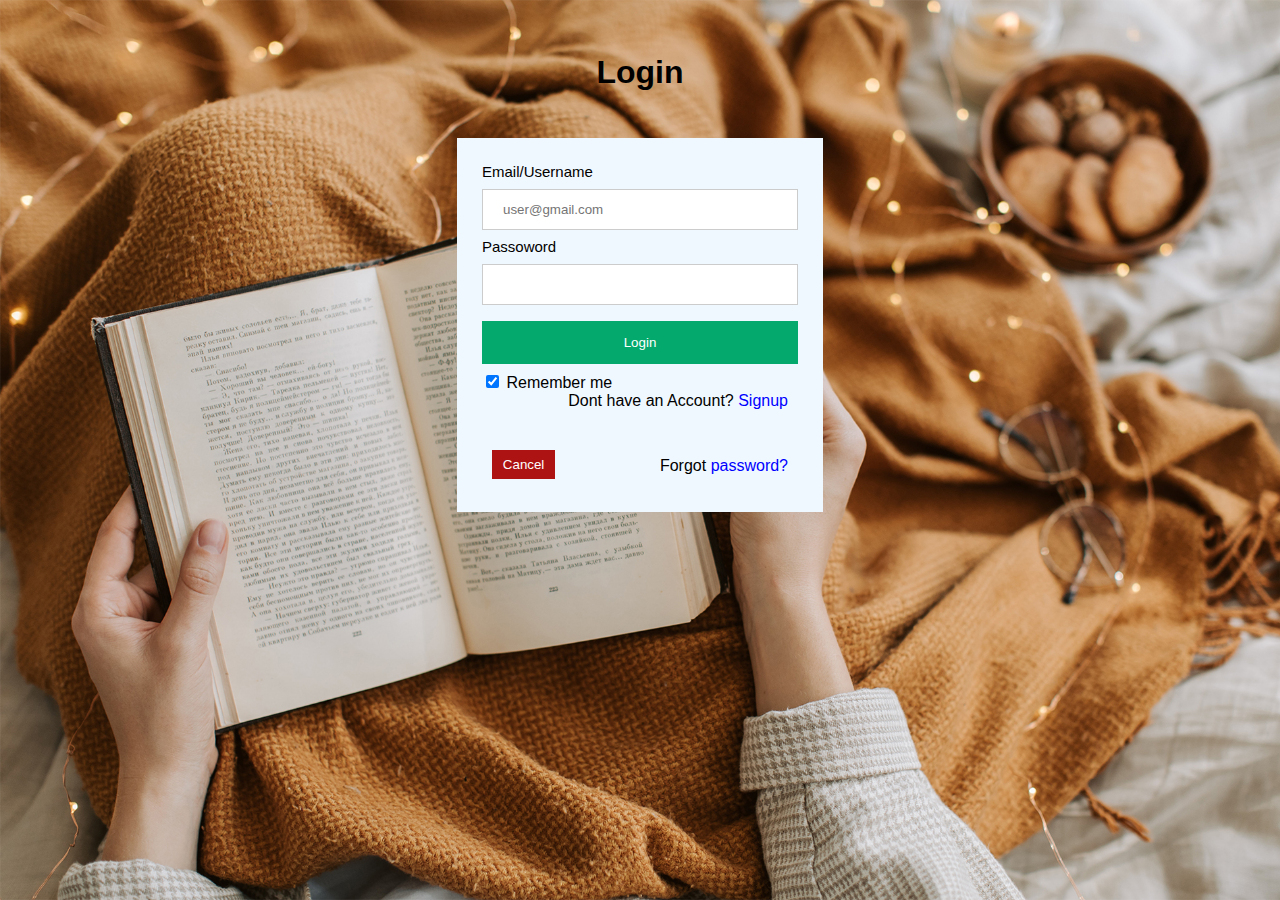
<file: Source/login.html>
<!DOCTYPE html>
<html lang="en">
<head>
    <meta charset="UTF-8">
    <meta name="viewport" content="width=device-width, initial-scale=1.0">
    <title>Login</title>
    <link rel="icon" type="image/x-icon" href="images/logo1.png">
    <link rel="stylesheet" href="css/main.css">

    <style>
        body {font-family: Arial, Helvetica, sans-serif;}
     

        input[type=text], input[type=password] {
             width: 100%;
                padding: 12px 20px;
                margin: 8px 0;
                display: inline-block;
                border: 1px solid #ccc;
                box-sizing: border-box;}


        .main_container{
            width: auto;
            margin: auto;
            
            

        }        
        .login_container {
            background-color: aliceblue;
            width: 25%;
            padding: 25px;
            margin: auto;
            
           }
       

        .label {
            
            font-size: 15px;

        }

        .login_btn{
            background-color: #04AA6D;
             color: white;
             padding: 14px 20px;
             margin: 8px 0;
             border: none;
            cursor: pointer;
            width: 100%;
        }
        .login_btn:hover{
            background-color: rgb(45, 191, 28);
        }

        .cancel_btn{
            background-color: #ae1313;
             color: white;
             padding: 7px 10px;
             margin: 8px 0;
             border: none;
            cursor: pointer;
            width: 20%;
            margin-left: 10px;
        }
        .cancel_btn:hover{
            background-color: rgb(154, 4, 4);
        }
        .link1{color: blue;}
    </style>
</head>
<body>
    <div class="main_container">
        <div class="login_container" style="background-color: transparent; text-align: center;">
            <h1>Login</h1>
        </div>
    <div class="login_container">
    <form action="login.php" method="post">
    <label class="label">Email/Username</label><br>
    <input type="text" placeholder="user@gmail.com" required><br>
    <label class="label" aria-placeholder="Password">Passoword</label><br>
    <input type="password" required><br>
    <button type="submit" value="submit" class="login_btn" >Login</button> <br>
    <input type="checkbox" checked="checked" name="remember"> Remember me
    <span  style="float: right; padding-right: 10px;">Dont have an Account? <a href="#signup"> <span class="link1">Signup</span></a></span>
    </form>
    </div>  
    
    <div class="login_container" style="background-color: aliceblue; ">
       <a href="../index.html"> <button type="button"  class="cancel_btn">Cancel</button></a>
        <span style="float: right; padding: 15px 10px; ">Forgot <a href="#password"><span class="link1">password?</span></a></span>
    </div>
    </div>
</body>
</html>
</file>
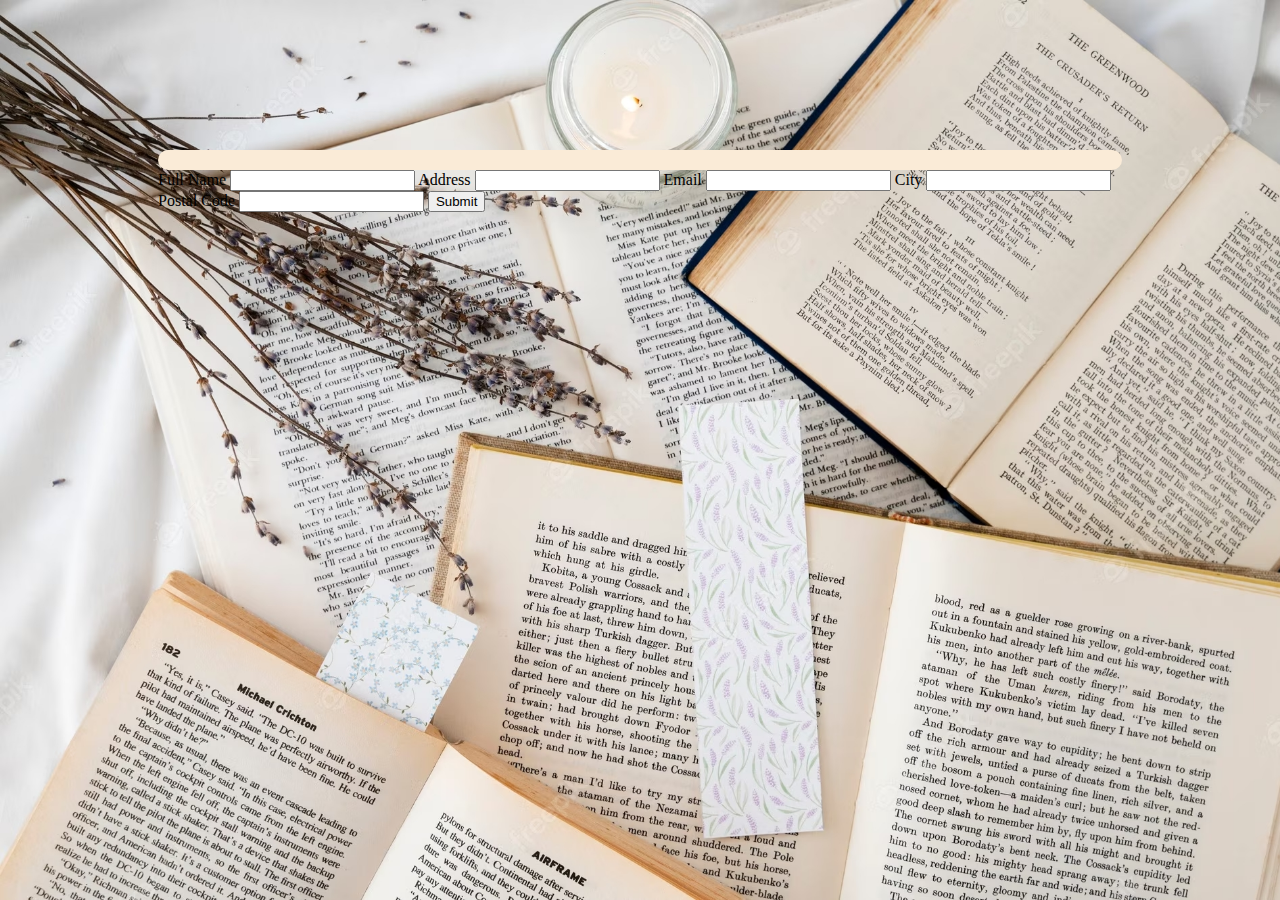
<file: Source/buy/buy.html>
<!DOCTYPE html>
<html lang="en">
<head>
    <meta charset="UTF-8">
    <meta name="viewport" content="width=device-width, initial-scale=1.0">
    <title>Order</title>
    <link rel="stylesheet" href="../css/buy.css">
</head>

<body>
<div class="purchase_card">
    <div class="card_left">
    <form>
        <label  for="name">Full Name</label>
        <input type="text" id="name" name="name" required>

        <label  for="address">Address</label>
        <input type="text" id="address" name="address" required>

        <label for="email">Email</label>
        <input type="email" id="email" name="email" required>

        <label  for="city">City</label>
        <input type="text" id="city" name="city" required>

        <label  for="postal_code">Postal Code</label>
        <input type="text" id="postal_code" name="postal_code" required>

        <button type="submit" value="submit">Submit</button>
    </form>
</div>



</div>
</body>

</html>
</file>
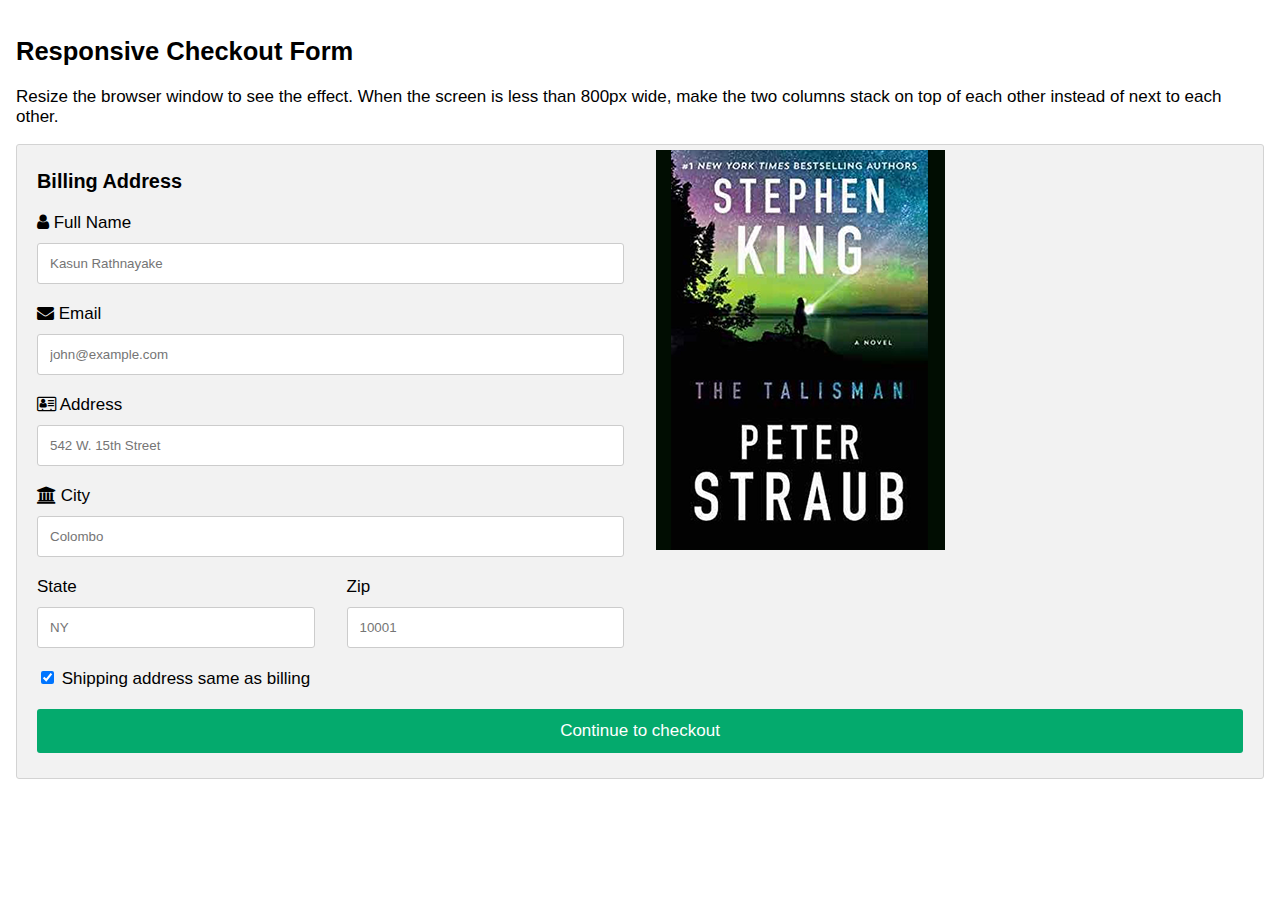
<file: Source/buy/New Text Document.html>
<!DOCTYPE html>
<html>
<head>
<meta name="viewport" content="width=device-width, initial-scale=1">
<link rel="stylesheet" href="https://cdnjs.cloudflare.com/ajax/libs/font-awesome/4.7.0/css/font-awesome.min.css">
<style>
body {
  font-family: Arial;
  font-size: 17px;
  padding: 8px;
}

* {
  box-sizing: border-box;
}

.row {
  display: -ms-flexbox; /* IE10 */
  display: flex;
  -ms-flex-wrap: wrap; /* IE10 */
  flex-wrap: wrap;
  margin: 0 -16px;
}

.col-25 {
  -ms-flex: 25%; /* IE10 */
  flex: 25%;
}

.col-50 {
  -ms-flex: 50%; /* IE10 */
  flex: 50%;
}

.col-75 {
  -ms-flex: 75%; /* IE10 */
  flex: 75%;
}

.col-25,
.col-50,
.col-75 {
  padding: 0 16px;
}

.container {
  background-color: #f2f2f2;
  padding: 5px 20px 15px 20px;
  border: 1px solid lightgrey;
  border-radius: 3px;
}

input[type=text] {
  width: 100%;
  margin-bottom: 20px;
  padding: 12px;
  border: 1px solid #ccc;
  border-radius: 3px;
}

label {
  margin-bottom: 10px;
  display: block;
}

.icon-container {
  margin-bottom: 20px;
  padding: 7px 0;
  font-size: 24px;
}

.btn {
  background-color: #04AA6D;
  color: white;
  padding: 12px;
  margin: 10px 0;
  border: none;
  width: 100%;
  border-radius: 3px;
  cursor: pointer;
  font-size: 17px;
}

.btn:hover {
  background-color: #45a049;
}

a {
  color: #2196F3;
}

hr {
  border: 1px solid lightgrey;
}

span.price {
  float: right;
  color: grey;
}

/* Responsive layout - when the screen is less than 800px wide, make the two columns stack on top of each other instead of next to each other (also change the direction - make the "cart" column go on top) */
@media (max-width: 800px) {
  .row {
    flex-direction: column-reverse;
  }
  .col-25 {
    margin-bottom: 20px;
  }
}
</style>
</head>
<body>

<h2>Responsive Checkout Form</h2>
<p>Resize the browser window to see the effect. When the screen is less than 800px wide, make the two columns stack on top of each other instead of next to each other.</p>
<div class="row">
  <div class="col-75">
    <div class="container">
      <form action="/action_page.php">
      
        <div class="row">
          <div class="col-50">
            <h3>Billing Address</h3>
            <label for="fname"><i class="fa fa-user"></i> Full Name</label>
            <input type="text" id="fname" name="firstname" placeholder="Kasun Rathnayake">
            <label for="email"><i class="fa fa-envelope"></i> Email</label>
            <input type="text" id="email" name="email" placeholder="john@example.com">
            <label for="adr"><i class="fa fa-address-card-o"></i> Address</label>
            <input type="text" id="adr" name="address" placeholder="542 W. 15th Street">
            <label for="city"><i class="fa fa-institution"></i> City</label>
            <input type="text" id="city" name="city" placeholder="Colombo">

            <div class="row">
              <div class="col-50">
                <label for="state">State</label>
                <input type="text" id="state" name="state" placeholder="NY">
              </div>
              <div class="col-50">
                <label for="zip">Zip</label>
                <input type="text" id="zip" name="zip" placeholder="10001">
              </div>
            </div>
          </div>

          <div class="col-50">
            <img src="../images/categories/fiction.png">
            
          </div> 
          
        </div>
        <label>
          <input type="checkbox" checked="checked" name="sameadr"> Shipping address same as billing
        </label>
        <input type="submit" value="Continue to checkout" class="btn">
      </form>
    </div>
  </div>
  
</div>

</body>
</html>
</file>
<file: Source/css/main.css>
body {
    background-image: url("../images/background3.jpg");
    background-color: #cccccc;
    background-size: 100%;
    background-repeat: no-repeat;
    background-attachment: fixed;
    background-size: cover;
    animation: fadeInAnimation ease 1s;
            animation-iteration-count: 1;
            animation-fill-mode: forwards;
        }
        @keyframes fadeInAnimation {
            0% {
                opacity: 0;
            }
            100% {
                opacity: 1;
            }
   }

   .icon{
    border-radius: 5px;
   }
   .icon:hover{
    
   }
.topnav_left{
    float: left;
    width: 7%;
    }



.topnav_right {
    float: left;
    width: 93%;
    overflow: hidden;
    background-color: #d5d491;
    border-radius: 15px;
  }
  
  
  .topnav_right a {
    float: left;
    display: block;
    color: black;
    text-align: center;
    padding: 14px 16px;
    text-decoration: none;
    font-size: 17px;
  }
  
  .topnav_right a:hover {
    background-color: #ddd;
    color: black;
    
  }
  

  .topnav_right a.active {
    background-color: #e6a91b;
    color: white;
  }
  

  .topnav_right input[type=text] {
    float: right;
    padding: 6px;
    border: none;
    margin-top: 8px;
    margin-right: 16px;
    font-size: 17px;
  }
  


.title{
  color: rgb(240, 67, 23);
  float: left;
  top: 500px;
  font-family: Copperplate, Papyrus, fantasy;
  font-size: 35px;
  width: 100%;
  background-color: #e9e9e9ae;
  border-radius: 20px;
  font-weight: bolder;
  
}

a, a:hover, a:visited, a:active {
  color: inherit;
  text-decoration: none;
 }


.footer{
  background-color: rgba(193, 175, 86, 0.879);
  display: flex;
  justify-content: space-between;
  align-content: center;
  border-radius: 15px;
 
}

.footer-column-left{
  display: flex;
  flex-direction: column;
  width: 25%;
  text-align: center;
  
}
.footer-column-middle{
  display: flex;
  flex-direction: column;
  width: 25%;
  text-align: center;
  
}

.footer-column-right{
  text-align: center;
  display: flex;
  flex-direction: column;
  width: 50%;
  
}





  @media screen and (max-width: 600px) {
    .topnav a, .topnav input[type=text] {
      float: none;
      display: block;
      text-align: left;
      width: 100%;
      margin: 0;
      padding: 14px;
    }
    .topnav input[type=text] {
      border: 1px solid #ccc;
    }
  }
</file>
<file: Source/css/contactus.css>
.container {
    max-width: 500px;
    margin: 0 auto;
    padding: 20px;
}

h1 {
    text-align: center;
    
}

.label {
    display: block;
    margin-top: 10px;
    background-color: aliceblue;
    width: 12%;
}

.input[type="text"],
.input[type="email"],
.textarea {
    width: 100%;
    padding: 8px;
    margin-top: 5px;
    border: 1px solid #ccc;
    border-radius: 4px;
}

button {
    display: block;
    margin-top: 10px;
    padding: 10px;
    background-color: #4CAF50;
    color: white;
    border: none;
    border-radius: 4px;
    cursor: pointer;
}

button:hover {
    background-color: #45a049;
}

.social_icon{
   width: 50px;
   cursor: pointer;
    transition: all 300ms ease-in-out;
}

.social_icons_div{
    margin: auto;
    background-color: #e3b43c;
    width: fit-content;
    padding: 6px;
    border-radius: 15px;
}

.social_icon:hover{
    scale: 110%;
}
</file>
<file: Source/css/index.css>
.category_container_main{
background-color: rgba(255, 228, 196, 0.67);
border-radius: 25px;
padding: 25px;


}

.category_container {
    position: relative;
    width: 80%;
    cursor: pointer;
  
    
  }
  
  .category_image {
    display: block;
    width: 100%;
    height: auto;
    border-radius: 25px;
    cursor: pointer;
  }
  
  .category_overlay {
    position: absolute;
    bottom: 100%;
    left: 0;
    right: 0;
    background-color: #df911b;
    overflow: hidden;
    width: 100%;
    height:0;
    transition: .5s ease;
    border-radius: 25px;
  }
  
  .category_container:hover .category_overlay {
    bottom: 0;
    height: 100%;
    scale: 110%;
  }
  
  .category_text {
    color: white;
    font-size: 20px;
    position: absolute;
    top: 50%;
    left: 50%;
    -webkit-transform: translate(-50%, -50%);
    -ms-transform: translate(-50%, -50%);
    transform: translate(-50%, -50%);
    text-align: center;
  }

  .container1 {
    display: flex;
    justify-content: space-between;
    padding: 20px;
    
    margin: 0 auto;
}

.column {
    display: flex;
    
    justify-content: center;
    }

    
      
      
      .element-big  {
        width: 100%;
        height: 500px;
      }
      
      .element-animation {
        margin: 2rem 0;
        font-size: 3rem;
        
        
        opacity: 0;
        transform: translateY(20px);
      }
      
      .element-animation.element-show {
        opacity: 1;
        transition: all 1.5s;
        transform: translateY(0%);
      }

   

      .promo_container {
        margin: auto;
        position: relative;
        width: 100%;
        max-width: 1000px;
        align-items: center;
      }
      
      .promo_container .promo_img {
        width: 100%;
        height: auto;
      }
      
      .promo_container .promo_btn {
        position: absolute;
        top: 80%;
        left: 20%;
        transform: translate(-50%, -50%);
        -ms-transform: translate(-50%, -50%);
        background-color: #000000;
        color: white;
        font-size: 20px;
        padding: 12px 24px;
        border: none;
        cursor: pointer;
        border-radius: 5px;
        text-align: center;
      }
      
      .promo_container .promo_btn:hover {
        background-color: rgb(255, 0, 0);
      }

      
  
      
.auth_image{
  border-radius: 50%;
  width: 70%;

}

.hide {
  display: none;
  background-color: rgba(225, 183, 11, 0.645);
  border-radius: 25px;
  width: 350px;
  margin: auto;
  cursor: pointer;
  transition: all ease-in-out 800ms;
 
}

.auth_image:hover + .hide {
  display: block;
 
  box-shadow: 0 8px 16px 0 rgba(0, 0, 0, 0.877);
  transition: all ease-in-out 500ms;
  animation-name: animation2;
  animation-duration: 750ms;
  animation-timing-function: ease-in-out;
  cursor: pointer;
  
 
}

.auth_image:hover{
  scale: 90%;
  box-shadow: 0 8px 16px 0 rgba(0, 0, 0, 0.936);
  cursor: pointer;
}
.auth_card_text{
  
  text-align: center;
  font-size: 17px;
  font-family: monospace;
}

.auth_card_title{
  font-family: 'Courier New', Courier, monospace;
  font-size: 20px;
  font-weight: bold;
  text-align: center;
}

@keyframes animation2 {
  from {opacity: 0%;}
  to{opacity: 100%;}
  
}
</file>
<file: Source/css/aboutus.css>
.collapsible {
    background-color: #ff639fc1;
    color: white;
    cursor: pointer;
    padding: 18px;
    width: auto;
    border: none;
    text-align: left;
    outline: none;
    font-size: 15px;
    border-radius: 25px;
    display: flex;
    flex-direction: column;
    margin-bottom: 15px;
    transition: all 300ms ease-in-out;
    
  }
  
  .active, .collapsible:hover {
    background-color: #ffb5d5;
    scale: 105%;
  }
  
  .content {
    padding: 0 18px;
    display: none;
    overflow: hidden;
    background-color: #ffffe8;
    border-radius: 25px;
    transition: all 300ms ease-in-out;
  }

  .about_p{
    font-family: Copperplate, Papyrus, fantasy;
    background-color: bisque;
    padding: 15px;
    border-radius: 25px;
    font-size: 20px;
    height: 100% !;
  }

  .content-wrapper{
    width: 97%;
    padding: 20px;
    border-radius: 20px;
    background: rgba(146, 71, 71, 0);
  }

  .top-wrap{
    display: flex;
    width: 100%;
    align-items: center;
    justify-content: space-between;

  }

  .top-left{
    width: 100%;
    padding: 20px;
    height: 100%;
  }

  .top-right{
    width: 100%;
    display: flex;
    flex-direction: column;
    padding: 20px;
    justify-content: center;
  }
</file>
<file: Source/css/categories,authers.css>
* {
    box-sizing: border-box;}

.card {
    top: 200px;
    box-shadow: 0 4px 8px 0 rgba(0, 0, 0, 0.615);
    transition: 0.3s;
    width: 80%;
    border-radius: 10px;
    background-color: rgba(255, 228, 196, 0.56);
    text-align: center;
    font-family:  Helvetica;
    cursor: pointer;
    transition: all 300ms ease-in-out;
  }
  
  .card:hover {
    box-shadow: 0 8px 16px 0 rgba(0, 0, 0, 0.877);
    scale: 110%;
  }
  
  .card_img {
    border-radius: 5px 5px 0 0;
  }
  
  .container {
    padding: 2px 16px;}

  

.container1 {
    display: flex;
    justify-content: space-between;
    padding: 20px;
    max-width: 1024px;
    width: 100%;
    margin: 0 auto;
}

.column {
    display: flex;
    padding: 10px;
    justify-content: center;
    
    
}
</file>
<file: Source/css/buy.css>
body{
    background-image: url("../images/background.jpg");
    background-color: #cccccc;
    background-size: 100%;
    background-repeat: no-repeat;
    background-attachment: fixed;
    background-size: cover;
}
.purchase_card{
    display: block;
    background-color: antiquewhite;
    margin: 150px;
    padding-top: 20px;
    border-radius: 50px;
    border-color: rgb(255, 145, 0);
}

.card_left{
    float: left;
    display: block;
    flex: 50%;
    flex-direction: column;
}

.card_right{
    float: left;
    display: block;
    flex: 50%;
    flex-direction: column;

}
</file>
